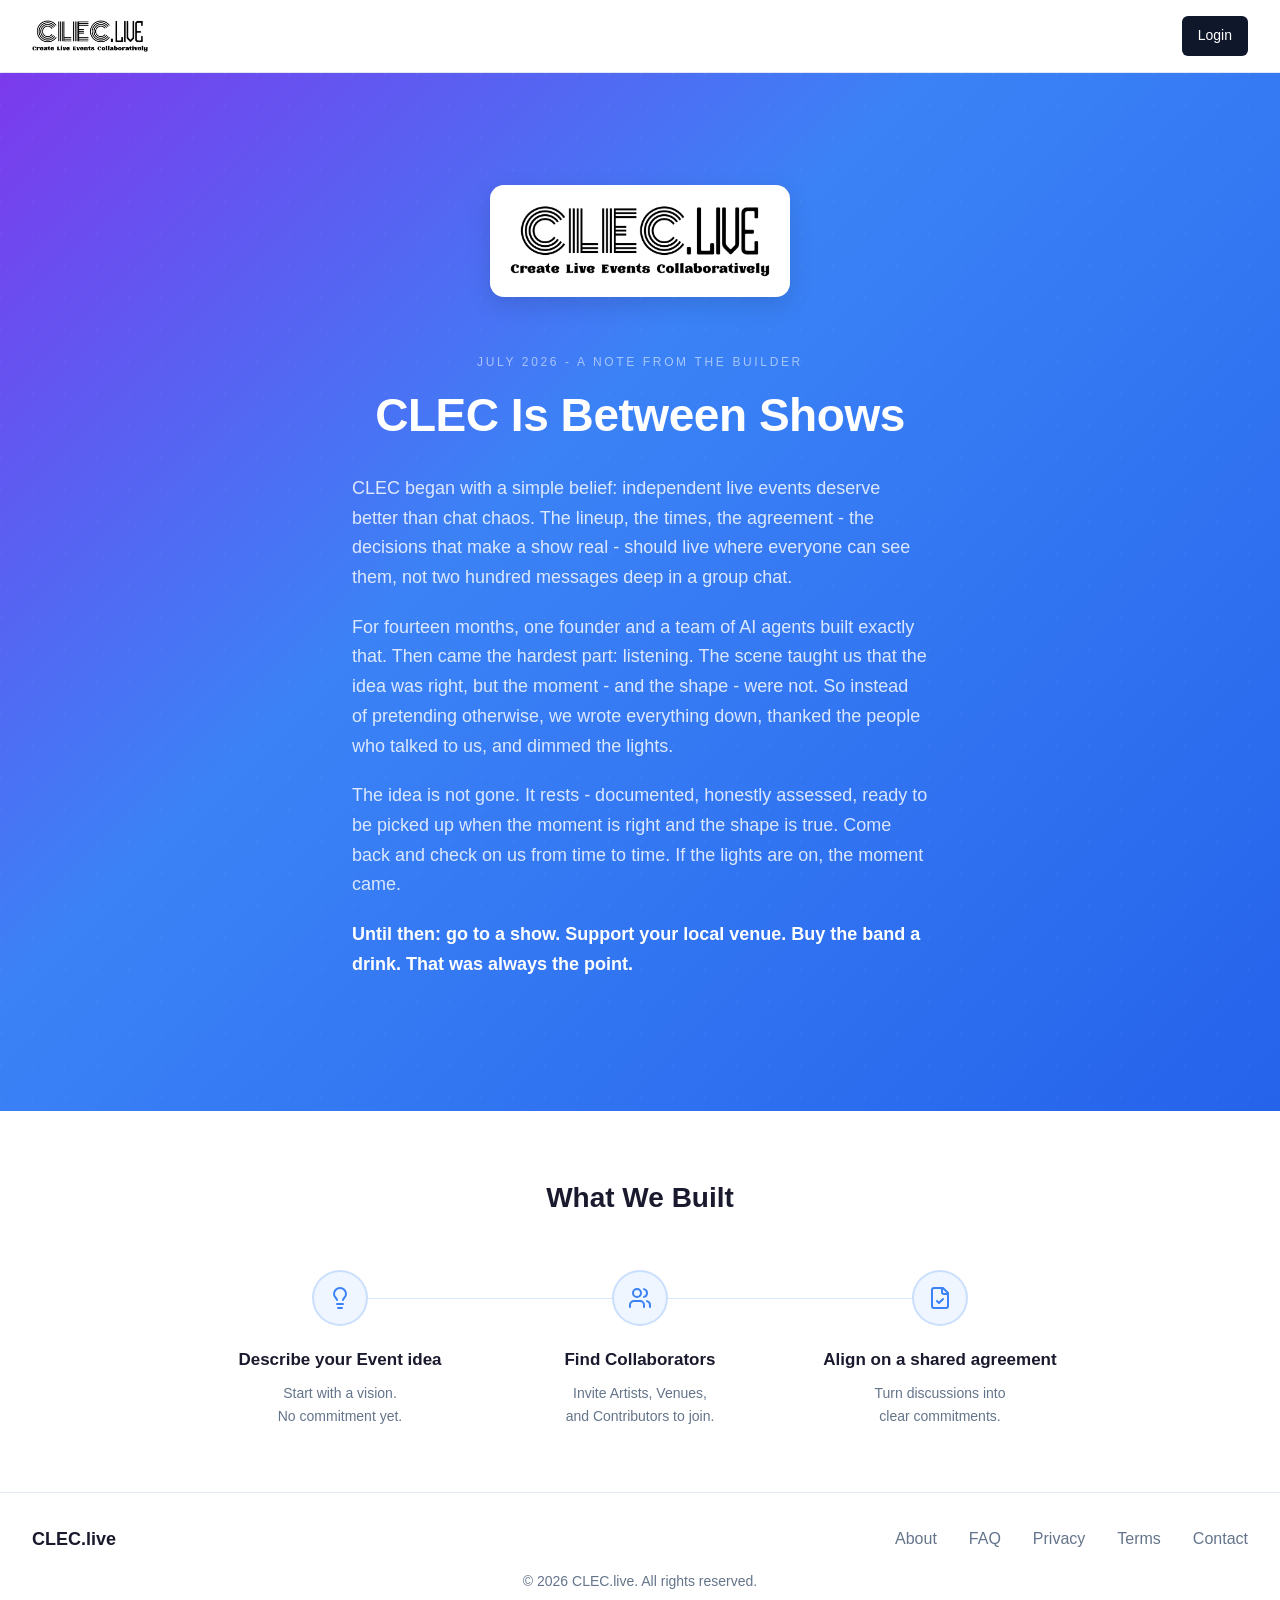
<file: index.html>
<!DOCTYPE html>
<html lang="en">
<head>
  <meta charset="UTF-8">
  <meta name="viewport" content="width=device-width, initial-scale=1">
  <title>CLEC Is Between Shows · CLEC.live</title>
  <meta name="description" content="CLEC began with a simple belief: independent live events deserve better than chat chaos. The project is resting - documented, honestly assessed, ready for the right moment.">
  <link rel="icon" href="/favicon.png" type="image/png">
  <link rel="stylesheet" href="/style.css">
  <meta property="og:title" content="CLEC Is Between Shows">
  <meta property="og:description" content="The lineup, the times, the agreement - the decisions that make a show real - should live where everyone can see them. CLEC rests, documented and ready. Come back and check on us.">
  <meta property="og:type" content="website">
  <meta property="og:url" content="https://clec.live/">
  <meta property="og:image" content="https://clec.live/assets/clec-logo.png">
</head>
<body>
  <header class="site-header">
    <div class="inner">
      <a class="logo" href="/"><img src="/assets/clec-logo.png" alt="CLEC.live - Create Live Events Collaboratively"></a>
      <div class="header-right">
        <a class="btn-login" href="/login/">Login</a>
      </div>
    </div>
  </header>

  <section class="hero">
    <div class="logo-card"><img src="/assets/clec-logo.png" alt="CLEC.live"></div>
    <div class="eyebrow">July 2026 - A Note From the Builder</div>
    <h1>CLEC Is Between Shows</h1>
    <div class="letter">
      <p>CLEC began with a simple belief: independent live events deserve better than chat chaos. The lineup, the times, the agreement - the decisions that make a show real - should live where everyone can see them, not two hundred messages deep in a group chat.</p>
      <p>For fourteen months, one founder and a team of AI agents built exactly that. Then came the hardest part: listening. The scene taught us that the idea was right, but the moment - and the shape - were not. So instead of pretending otherwise, we wrote everything down, thanked the people who talked to us, and dimmed the lights.</p>
      <p>The idea is not gone. It rests - documented, honestly assessed, ready to be picked up when the moment is right and the shape is true. Come back and check on us from time to time. If the lights are on, the moment came.</p>
      <p class="close">Until then: go to a show. Support your local venue. Buy the band a drink. That was always the point.</p>
    </div>
  </section>

  <section class="built">
    <h2>What We Built</h2>
    <div class="steps">
      <div class="step">
        <div class="dot"><svg xmlns="http://www.w3.org/2000/svg" viewBox="0 0 24 24" fill="none" stroke="currentColor" stroke-width="2" stroke-linecap="round" stroke-linejoin="round" aria-hidden="true"><path d="M15 14c.2-1 .7-1.7 1.5-2.5 1-.9 1.5-2.2 1.5-3.5A6 6 0 0 0 6 8c0 1 .2 2.2 1.5 3.5.7.7 1.3 1.5 1.5 2.5"/><path d="M9 18h6"/><path d="M10 22h4"/></svg></div>
        <h3>Describe your Event idea</h3>
        <p>Start with a vision.<br>No commitment yet.</p>
      </div>
      <div class="step">
        <div class="dot"><svg xmlns="http://www.w3.org/2000/svg" viewBox="0 0 24 24" fill="none" stroke="currentColor" stroke-width="2" stroke-linecap="round" stroke-linejoin="round" aria-hidden="true"><path d="M16 21v-2a4 4 0 0 0-4-4H6a4 4 0 0 0-4 4v2"/><circle cx="9" cy="7" r="4"/><path d="M22 21v-2a4 4 0 0 0-3-3.87"/><path d="M16 3.13a4 4 0 0 1 0 7.75"/></svg></div>
        <h3>Find Collaborators</h3>
        <p>Invite Artists, Venues,<br>and Contributors to join.</p>
      </div>
      <div class="step">
        <div class="dot"><svg xmlns="http://www.w3.org/2000/svg" viewBox="0 0 24 24" fill="none" stroke="currentColor" stroke-width="2" stroke-linecap="round" stroke-linejoin="round" aria-hidden="true"><path d="M15 2H6a2 2 0 0 0-2 2v16a2 2 0 0 0 2 2h12a2 2 0 0 0 2-2V7Z"/><path d="M14 2v4a2 2 0 0 0 2 2h4"/><path d="m9 15 2 2 4-4"/></svg></div>
        <h3>Align on a shared agreement</h3>
        <p>Turn discussions into<br>clear commitments.</p>
      </div>
    </div>
  </section>

  <footer class="site-footer">
    <div class="inner">
      <div class="foot-row">
        <div class="foot-brand">CLEC.live</div>
        <div class="foot-links">
        <a href="/about/">About</a>
        <a href="/faq/">FAQ</a>
        <a href="/privacy/">Privacy</a>
        <a href="/terms/">Terms</a>
        <a href="/contact/">Contact</a>
        </div>
      </div>
      <div class="foot-copy">© 2026 CLEC.live. All rights reserved.</div>
    </div>
  </footer>
</body>
</html>
</file>
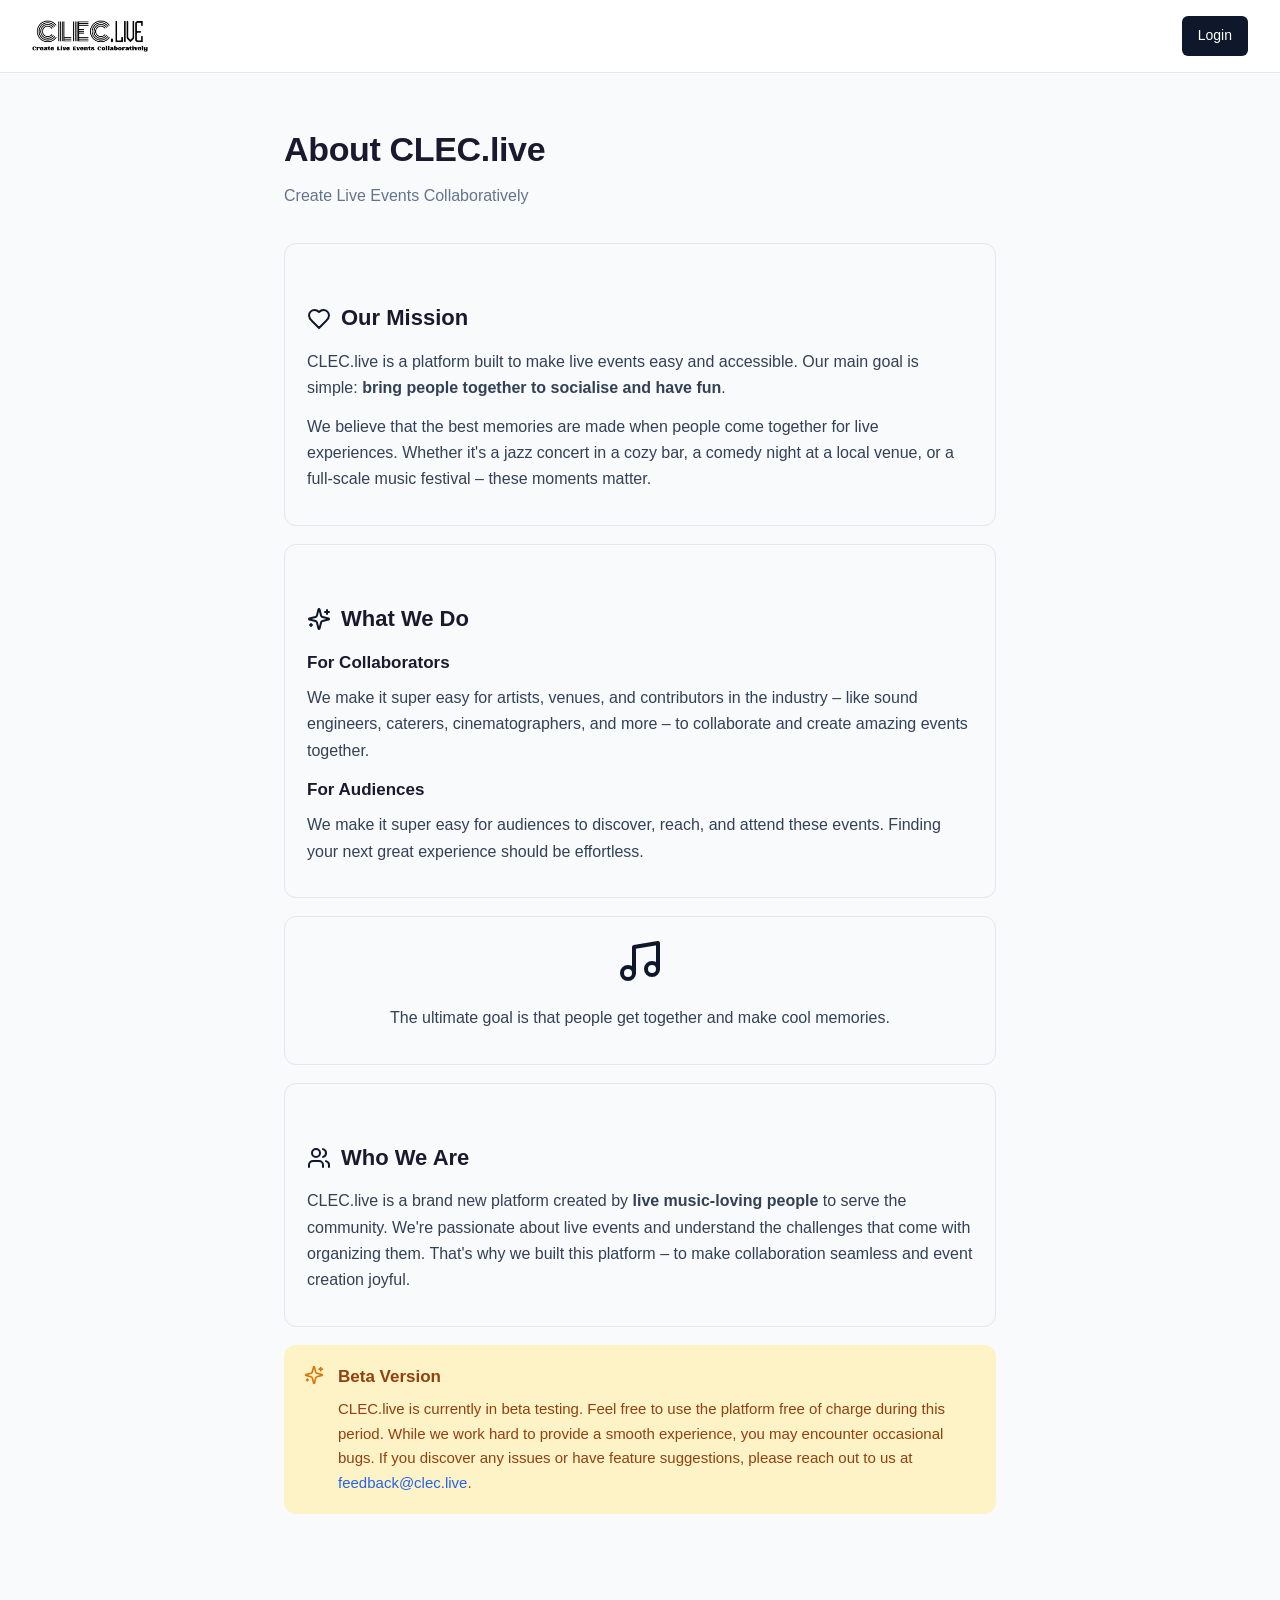
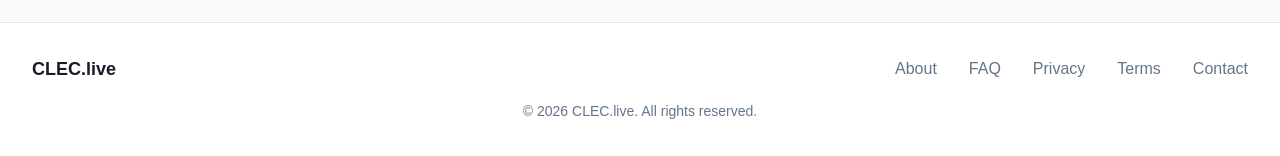
<file: about/index.html>
<!DOCTYPE html>
<html lang="en">
<head>
  <meta charset="UTF-8">
  <meta name="viewport" content="width=device-width, initial-scale=1">
  <title>About CLEC.live · CLEC.live</title>
  <meta name="description" content="Learn more about CLEC.live">
  <link rel="icon" href="/favicon.png" type="image/png">
  <link rel="stylesheet" href="/style.css">
</head>
<body>
  <header class="site-header">
    <div class="inner">
      <a class="logo" href="/"><img src="/assets/clec-logo.png" alt="CLEC.live - Create Live Events Collaboratively"></a>
      <div class="header-right">
        <a class="btn-login" href="/login/">Login</a>
      </div>
    </div>
  </header>

  <main class="page">
    <h1>About CLEC.live</h1>
    <p class="subtitle">Create Live Events Collaboratively</p>

    <div class="card">
      <h2 class="hicon"><svg class="i-24 ic-primary" xmlns="http://www.w3.org/2000/svg" viewBox="0 0 24 24" fill="none" stroke="currentColor" stroke-width="2" stroke-linecap="round" stroke-linejoin="round" aria-hidden="true"><path d="M19 14c1.49-1.46 3-3.21 3-5.5A5.5 5.5 0 0 0 16.5 3c-1.76 0-3 .5-4.5 2-1.5-1.5-2.74-2-4.5-2A5.5 5.5 0 0 0 2 8.5c0 2.3 1.5 4.05 3 5.5l7 7Z"/></svg> Our Mission</h2>
      <p>CLEC.live is a platform built to make live events easy and accessible. Our main goal is simple: <strong>bring people together to socialise and have fun</strong>.</p>
      <p>We believe that the best memories are made when people come together for live experiences. Whether it's a jazz concert in a cozy bar, a comedy night at a local venue, or a full-scale music festival – these moments matter.</p>
    </div>

    <div class="card">
      <h2 class="hicon"><svg class="i-24 ic-primary" xmlns="http://www.w3.org/2000/svg" viewBox="0 0 24 24" fill="none" stroke="currentColor" stroke-width="2" stroke-linecap="round" stroke-linejoin="round" aria-hidden="true"><path d="M9.937 15.5A2 2 0 0 0 8.5 14.063l-6.135-1.582a.5.5 0 0 1 0-.962L8.5 9.936A2 2 0 0 0 9.937 8.5l1.582-6.135a.5.5 0 0 1 .963 0L14.063 8.5A2 2 0 0 0 15.5 9.937l6.135 1.581a.5.5 0 0 1 0 .964L15.5 14.063a2 2 0 0 0-1.437 1.437l-1.582 6.135a.5.5 0 0 1-.963 0z"/><path d="M20 3v4"/><path d="M22 5h-4"/><path d="M4 17v2"/><path d="M5 18H3"/></svg> What We Do</h2>
      <h3>For Collaborators</h3>
      <p>We make it super easy for artists, venues, and contributors in the industry – like sound engineers, caterers, cinematographers, and more – to collaborate and create amazing events together.</p>
      <h3>For Audiences</h3>
      <p>We make it super easy for audiences to discover, reach, and attend these events. Finding your next great experience should be effortless.</p>
    </div>

    <div class="card center">
      <p><svg class="i-48 ic-primary" xmlns="http://www.w3.org/2000/svg" viewBox="0 0 24 24" fill="none" stroke="currentColor" stroke-width="2" stroke-linecap="round" stroke-linejoin="round" aria-hidden="true"><path d="M9 18V5l12-2v13"/><circle cx="6" cy="18" r="3"/><circle cx="18" cy="16" r="3"/></svg></p>
      <p>The ultimate goal is that people get together and make cool memories.</p>
    </div>

    <div class="card">
      <h2 class="hicon"><svg class="i-24 ic-primary" xmlns="http://www.w3.org/2000/svg" viewBox="0 0 24 24" fill="none" stroke="currentColor" stroke-width="2" stroke-linecap="round" stroke-linejoin="round" aria-hidden="true"><path d="M16 21v-2a4 4 0 0 0-4-4H6a4 4 0 0 0-4 4v2"/><circle cx="9" cy="7" r="4"/><path d="M22 21v-2a4 4 0 0 0-3-3.87"/><path d="M16 3.13a4 4 0 0 1 0 7.75"/></svg> Who We Are</h2>
      <p>CLEC.live is a brand new platform created by <strong>live music-loving people</strong> to serve the community. We're passionate about live events and understand the challenges that come with organizing them. That's why we built this platform – to make collaboration seamless and event creation joyful.</p>
    </div>

    <div class="notice">
      <div class="icon"><svg class="i-20 ic-amber" xmlns="http://www.w3.org/2000/svg" viewBox="0 0 24 24" fill="none" stroke="currentColor" stroke-width="2" stroke-linecap="round" stroke-linejoin="round" aria-hidden="true"><path d="M9.937 15.5A2 2 0 0 0 8.5 14.063l-6.135-1.582a.5.5 0 0 1 0-.962L8.5 9.936A2 2 0 0 0 9.937 8.5l1.582-6.135a.5.5 0 0 1 .963 0L14.063 8.5A2 2 0 0 0 15.5 9.937l6.135 1.581a.5.5 0 0 1 0 .964L15.5 14.063a2 2 0 0 0-1.437 1.437l-1.582 6.135a.5.5 0 0 1-.963 0z"/><path d="M20 3v4"/><path d="M22 5h-4"/><path d="M4 17v2"/><path d="M5 18H3"/></svg></div>
      <div>
        <h3>Beta Version</h3>
        <p>CLEC.live is currently in beta testing. Feel free to use the platform free of charge during this period. While we work hard to provide a smooth experience, you may encounter occasional bugs. If you discover any issues or have feature suggestions, please reach out to us at <a href="mailto:feedback@clec.live">feedback@clec.live</a>.</p>
      </div>
    </div>
  </main>

  <footer class="site-footer">
    <div class="inner">
      <div class="foot-row">
        <div class="foot-brand">CLEC.live</div>
        <div class="foot-links">
        <a href="/about/">About</a>
        <a href="/faq/">FAQ</a>
        <a href="/privacy/">Privacy</a>
        <a href="/terms/">Terms</a>
        <a href="/contact/">Contact</a>
        </div>
      </div>
      <div class="foot-copy">© 2026 CLEC.live. All rights reserved.</div>
    </div>
  </footer>
</body>
</html>
</file>
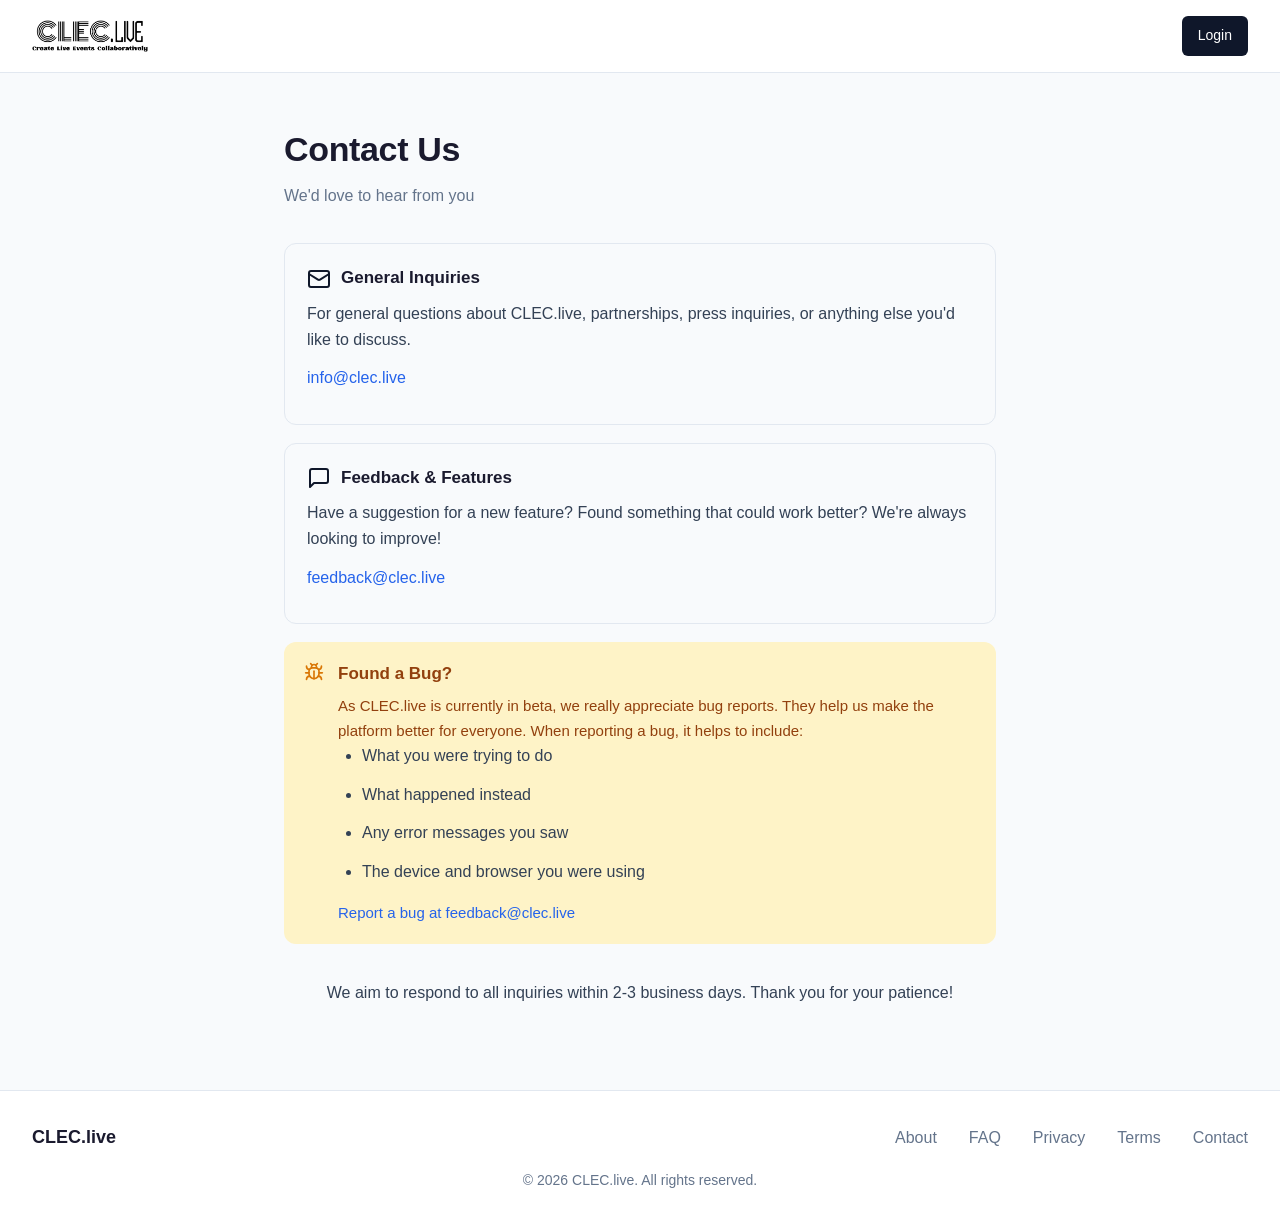
<file: contact/index.html>
<!DOCTYPE html>
<html lang="en">
<head>
  <meta charset="UTF-8">
  <meta name="viewport" content="width=device-width, initial-scale=1">
  <title>Contact Us · CLEC.live</title>
  <meta name="description" content="Get in touch with us">
  <link rel="icon" href="/favicon.png" type="image/png">
  <link rel="stylesheet" href="/style.css">
</head>
<body>
  <header class="site-header">
    <div class="inner">
      <a class="logo" href="/"><img src="/assets/clec-logo.png" alt="CLEC.live - Create Live Events Collaboratively"></a>
      <div class="header-right">
        <a class="btn-login" href="/login/">Login</a>
      </div>
    </div>
  </header>

  <main class="page">
    <h1>Contact Us</h1>
    <p class="subtitle">We'd love to hear from you</p>

    <div class="card">
      <h3 class="hicon"><svg class="i-24 ic-primary" xmlns="http://www.w3.org/2000/svg" viewBox="0 0 24 24" fill="none" stroke="currentColor" stroke-width="2" stroke-linecap="round" stroke-linejoin="round" aria-hidden="true"><rect width="20" height="16" x="2" y="4" rx="2"/><path d="m22 7-8.97 5.7a1.94 1.94 0 0 1-2.06 0L2 7"/></svg> General Inquiries</h3>
      <p>For general questions about CLEC.live, partnerships, press inquiries, or anything else you'd like to discuss.</p>
      <p><a href="mailto:info@clec.live">info@clec.live</a></p>
    </div>

    <div class="card">
      <h3 class="hicon"><svg class="i-24 ic-primary" xmlns="http://www.w3.org/2000/svg" viewBox="0 0 24 24" fill="none" stroke="currentColor" stroke-width="2" stroke-linecap="round" stroke-linejoin="round" aria-hidden="true"><path d="M21 15a2 2 0 0 1-2 2H7l-4 4V5a2 2 0 0 1 2-2h14a2 2 0 0 1 2 2z"/></svg> Feedback &amp; Features</h3>
      <p>Have a suggestion for a new feature? Found something that could work better? We're always looking to improve!</p>
      <p><a href="mailto:feedback@clec.live">feedback@clec.live</a></p>
    </div>

    <div class="notice">
      <div class="icon"><svg class="i-20 ic-amber" xmlns="http://www.w3.org/2000/svg" viewBox="0 0 24 24" fill="none" stroke="currentColor" stroke-width="2" stroke-linecap="round" stroke-linejoin="round" aria-hidden="true"><path d="m8 2 1.88 1.88"/><path d="M14.12 3.88 16 2"/><path d="M9 7.13v-1a3.003 3.003 0 1 1 6 0v1"/><path d="M12 20c-3.3 0-6-2.7-6-6v-3a4 4 0 0 1 4-4h4a4 4 0 0 1 4 4v3c0 3.3-2.7 6-6 6"/><path d="M12 20v-9"/><path d="M6.53 9C4.6 8.8 3 7.1 3 5"/><path d="M6 13H2"/><path d="M3 21c0-2.1 1.7-3.9 3.8-4"/><path d="M20.97 5c0 2.1-1.6 3.8-3.5 4"/><path d="M22 13h-4"/><path d="M17.2 17c2.1.1 3.8 1.9 3.8 4"/></svg></div>
      <div>
        <h3>Found a Bug?</h3>
        <p>As CLEC.live is currently in beta, we really appreciate bug reports. They help us make the platform better for everyone. When reporting a bug, it helps to include:</p>
        <ul>
          <li>What you were trying to do</li>
          <li>What happened instead</li>
          <li>Any error messages you saw</li>
          <li>The device and browser you were using</li>
        </ul>
        <p><a href="mailto:feedback@clec.live?subject=Bug Report">Report a bug at feedback@clec.live</a></p>
      </div>
    </div>

    <p class="center">We aim to respond to all inquiries within 2-3 business days. Thank you for your patience!</p>
  </main>

  <footer class="site-footer">
    <div class="inner">
      <div class="foot-row">
        <div class="foot-brand">CLEC.live</div>
        <div class="foot-links">
        <a href="/about/">About</a>
        <a href="/faq/">FAQ</a>
        <a href="/privacy/">Privacy</a>
        <a href="/terms/">Terms</a>
        <a href="/contact/">Contact</a>
        </div>
      </div>
      <div class="foot-copy">© 2026 CLEC.live. All rights reserved.</div>
    </div>
  </footer>
</body>
</html>
</file>
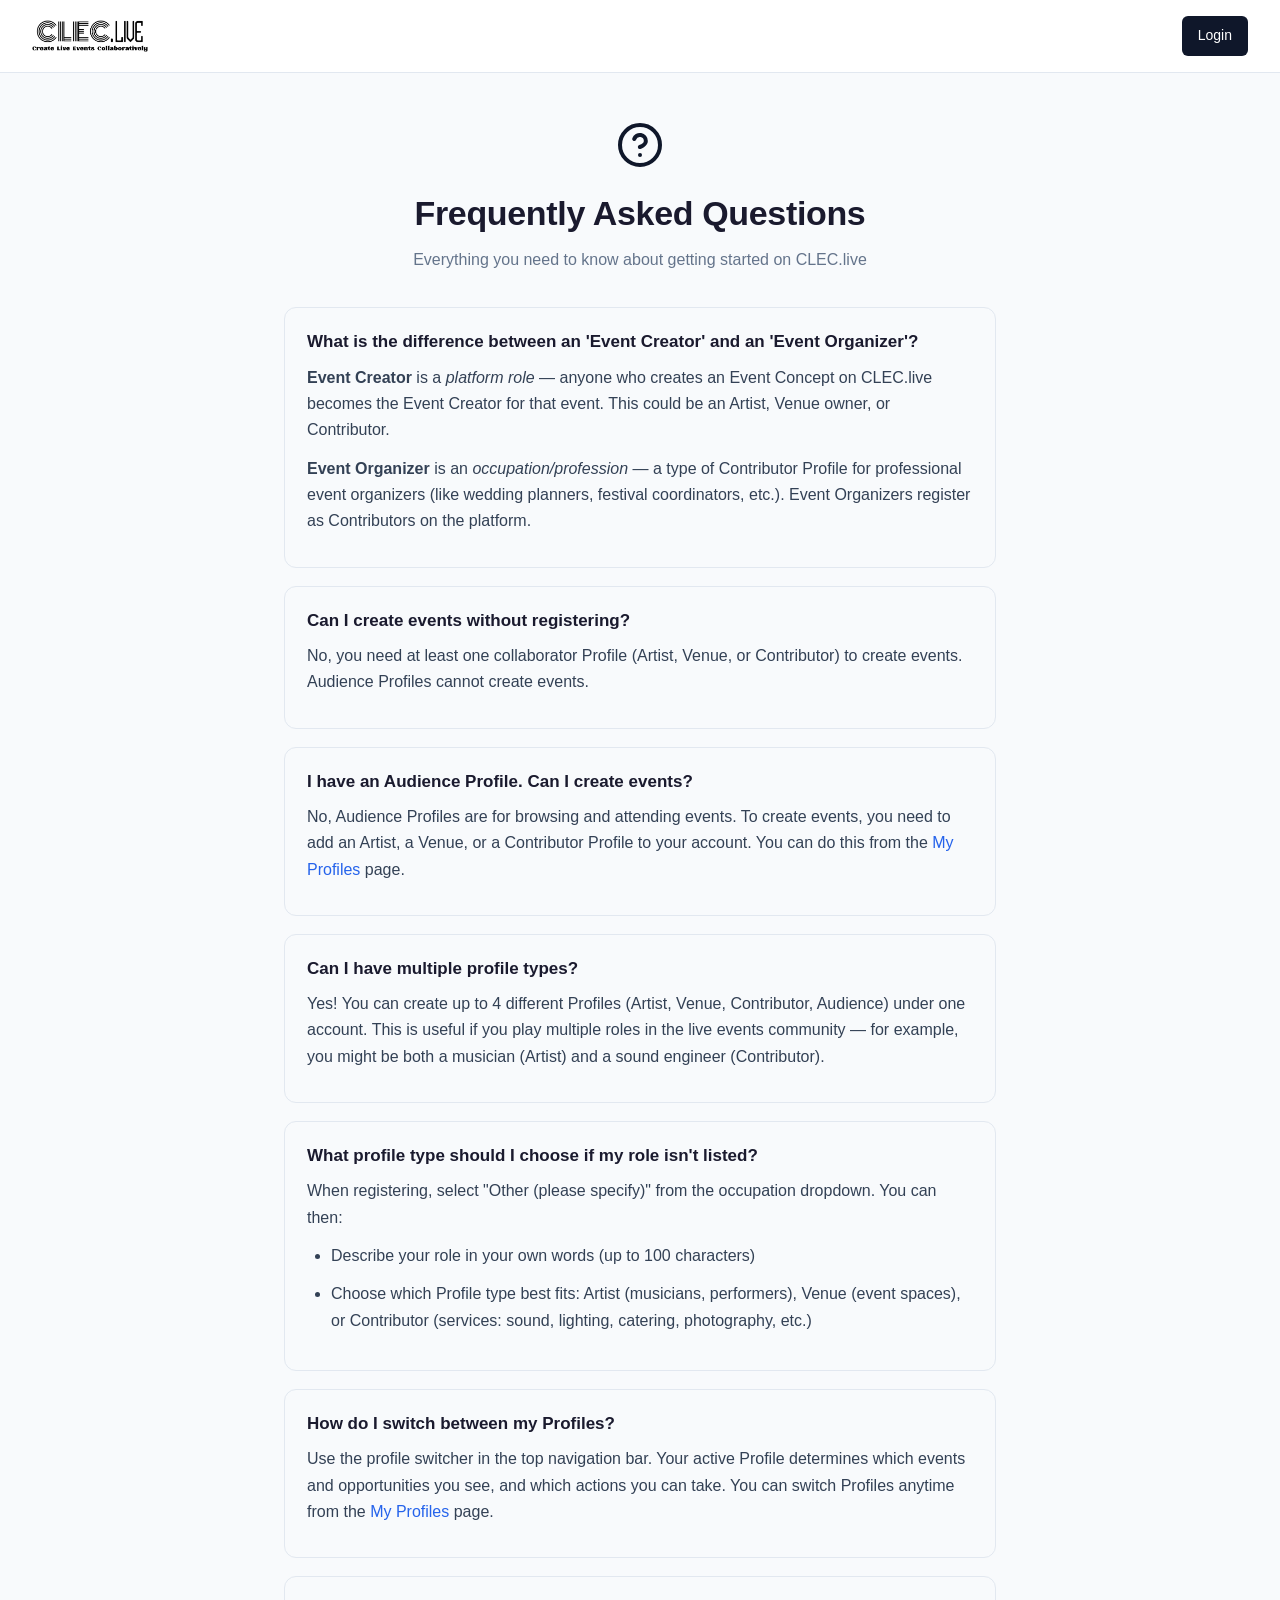
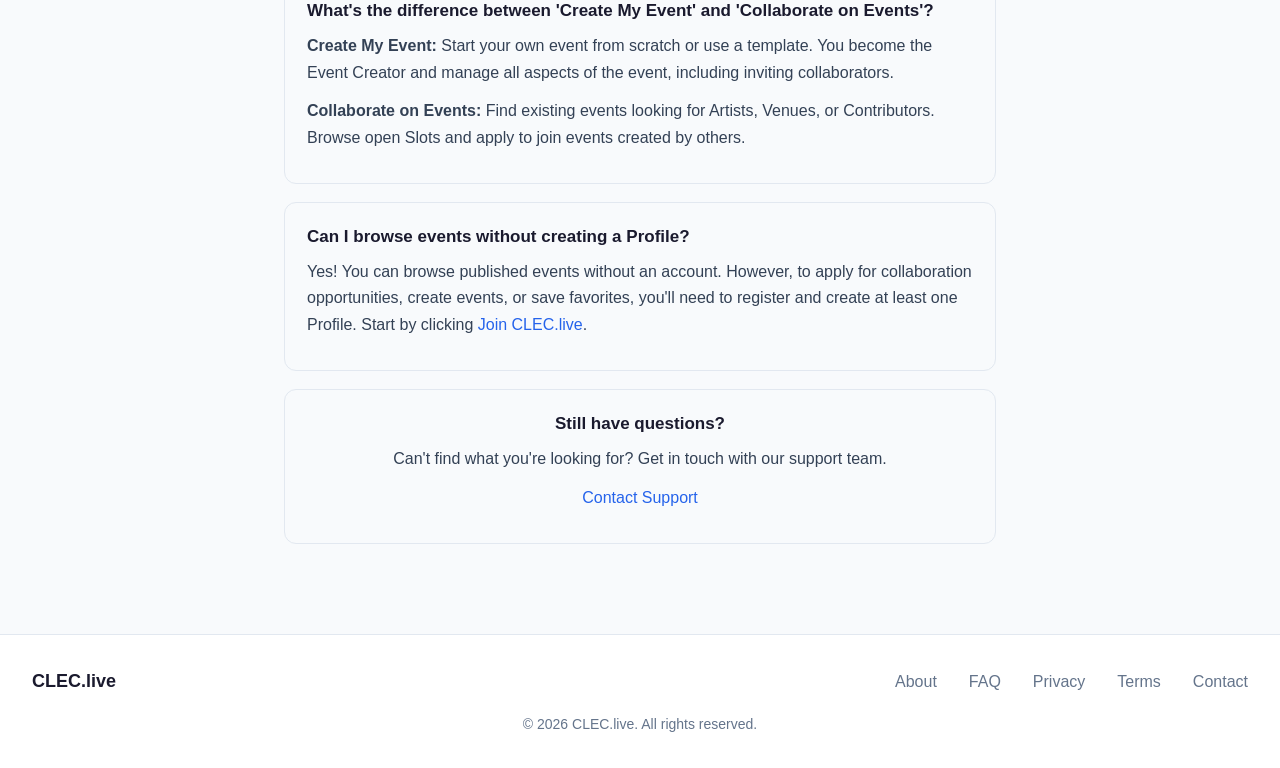
<file: faq/index.html>
<!DOCTYPE html>
<html lang="en">
<head>
  <meta charset="UTF-8">
  <meta name="viewport" content="width=device-width, initial-scale=1">
  <title>Frequently Asked Questions · CLEC.live</title>
  <meta name="description" content="Everything you need to know about getting started on CLEC.live">
  <link rel="icon" href="/favicon.png" type="image/png">
  <link rel="stylesheet" href="/style.css">
</head>
<body>
  <header class="site-header">
    <div class="inner">
      <a class="logo" href="/"><img src="/assets/clec-logo.png" alt="CLEC.live - Create Live Events Collaboratively"></a>
      <div class="header-right">
        <a class="btn-login" href="/login/">Login</a>
      </div>
    </div>
  </header>

  <main class="page">
    <div class="center-icon"><svg class="i-48 ic-primary" xmlns="http://www.w3.org/2000/svg" viewBox="0 0 24 24" fill="none" stroke="currentColor" stroke-width="2" stroke-linecap="round" stroke-linejoin="round" aria-hidden="true"><circle cx="12" cy="12" r="10"/><path d="M9.09 9a3 3 0 0 1 5.83 1c0 2-3 3-3 3"/><path d="M12 17h.01"/></svg></div>
    <h1 class="center">Frequently Asked Questions</h1>
    <p class="subtitle center">Everything you need to know about getting started on CLEC.live</p>

    <div class="card">
      <h3>What is the difference between an 'Event Creator' and an 'Event Organizer'?</h3>
      <p><strong>Event Creator</strong> is a <em>platform role</em> — anyone who creates an Event Concept on CLEC.live becomes the Event Creator for that event. This could be an Artist, Venue owner, or Contributor.</p>
      <p><strong>Event Organizer</strong> is an <em>occupation/profession</em> — a type of Contributor Profile for professional event organizers (like wedding planners, festival coordinators, etc.). Event Organizers register as Contributors on the platform.</p>
    </div>

    <div class="card">
      <h3>Can I create events without registering?</h3>
      <p>No, you need at least one collaborator Profile (Artist, Venue, or Contributor) to create events. Audience Profiles cannot create events.</p>
    </div>

    <div class="card">
      <h3>I have an Audience Profile. Can I create events?</h3>
      <p>No, Audience Profiles are for browsing and attending events. To create events, you need to add an Artist, a Venue, or a Contributor Profile to your account. You can do this from the <a href="/login/">My Profiles</a> page.</p>
    </div>

    <div class="card">
      <h3>Can I have multiple profile types?</h3>
      <p>Yes! You can create up to 4 different Profiles (Artist, Venue, Contributor, Audience) under one account. This is useful if you play multiple roles in the live events community — for example, you might be both a musician (Artist) and a sound engineer (Contributor).</p>
    </div>

    <div class="card">
      <h3>What profile type should I choose if my role isn't listed?</h3>
      <p>When registering, select "Other (please specify)" from the occupation dropdown. You can then:</p>
      <ul>
        <li>Describe your role in your own words (up to 100 characters)</li>
        <li>Choose which Profile type best fits: Artist (musicians, performers), Venue (event spaces), or Contributor (services: sound, lighting, catering, photography, etc.)</li>
      </ul>
    </div>

    <div class="card">
      <h3>How do I switch between my Profiles?</h3>
      <p>Use the profile switcher in the top navigation bar. Your active Profile determines which events and opportunities you see, and which actions you can take. You can switch Profiles anytime from the <a href="/login/">My Profiles</a> page.</p>
    </div>

    <div class="card">
      <h3>What's the difference between 'Create My Event' and 'Collaborate on Events'?</h3>
      <p><strong>Create My Event:</strong> Start your own event from scratch or use a template. You become the Event Creator and manage all aspects of the event, including inviting collaborators.</p>
      <p><strong>Collaborate on Events:</strong> Find existing events looking for Artists, Venues, or Contributors. Browse open Slots and apply to join events created by others.</p>
    </div>

    <div class="card">
      <h3>Can I browse events without creating a Profile?</h3>
      <p>Yes! You can browse published events without an account. However, to apply for collaboration opportunities, create events, or save favorites, you'll need to register and create at least one Profile. Start by clicking <a href="/login/">Join CLEC.live</a>.</p>
    </div>

    <div class="card center">
      <h3>Still have questions?</h3>
      <p>Can't find what you're looking for? Get in touch with our support team.</p>
      <p><a href="/contact/">Contact Support</a></p>
    </div>
  </main>

  <footer class="site-footer">
    <div class="inner">
      <div class="foot-row">
        <div class="foot-brand">CLEC.live</div>
        <div class="foot-links">
        <a href="/about/">About</a>
        <a href="/faq/">FAQ</a>
        <a href="/privacy/">Privacy</a>
        <a href="/terms/">Terms</a>
        <a href="/contact/">Contact</a>
        </div>
      </div>
      <div class="foot-copy">© 2026 CLEC.live. All rights reserved.</div>
    </div>
  </footer>
</body>
</html>
</file>
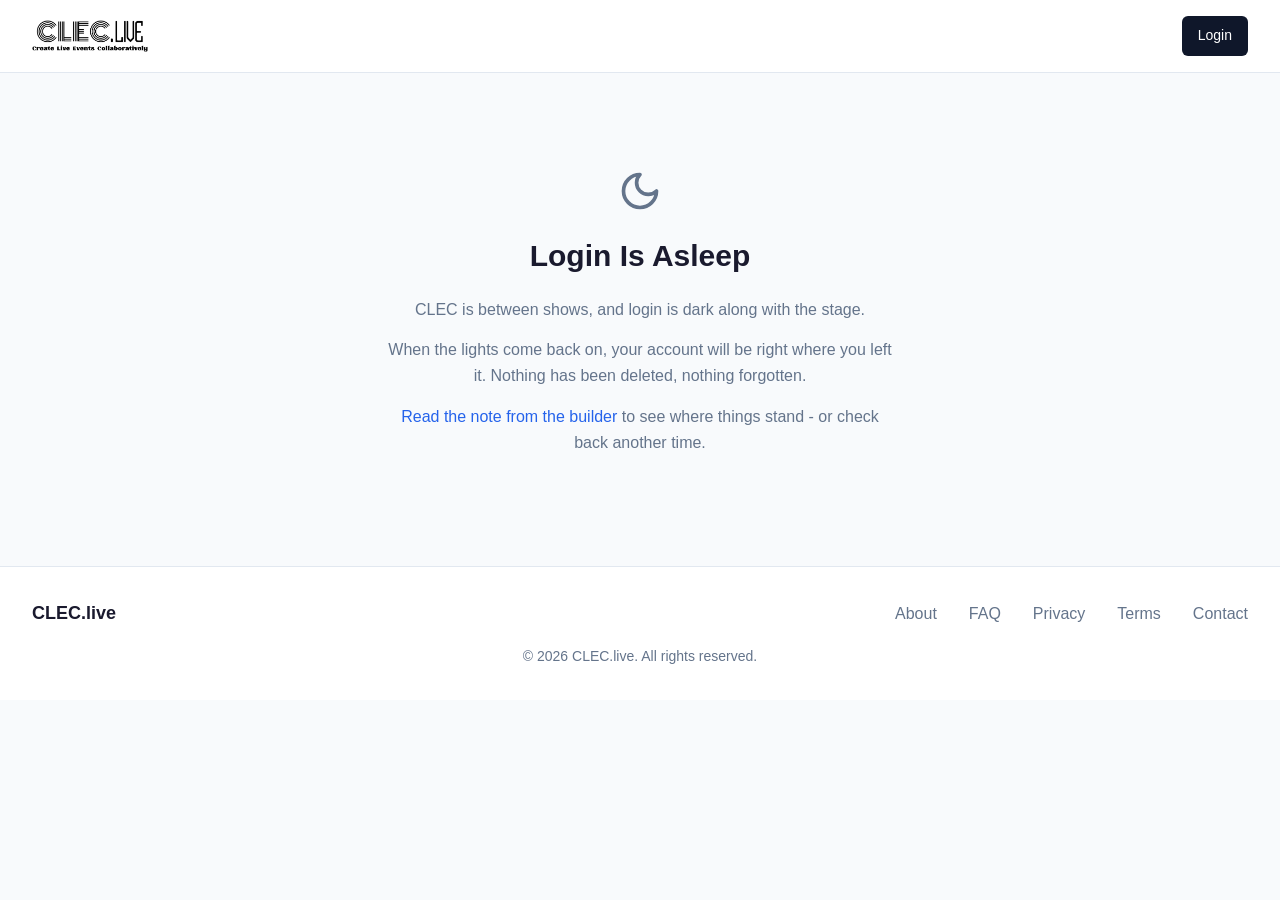
<file: login/index.html>
<!DOCTYPE html>
<html lang="en">
<head>
  <meta charset="UTF-8">
  <meta name="viewport" content="width=device-width, initial-scale=1">
  <title>Login Is Asleep · CLEC.live</title>
  <meta name="description" content="CLEC is between shows, and login is dark along with the stage. Your account will be right where you left it.">
  <link rel="icon" href="/favicon.png" type="image/png">
  <link rel="stylesheet" href="/style.css">
</head>
<body>
  <header class="site-header">
    <div class="inner">
      <a class="logo" href="/"><img src="/assets/clec-logo.png" alt="CLEC.live - Create Live Events Collaboratively"></a>
      <div class="header-right">
        <a class="btn-login" href="/login/">Login</a>
      </div>
    </div>
  </header>

  <main class="sleep">
    <div class="moon center-icon"><svg xmlns="http://www.w3.org/2000/svg" viewBox="0 0 24 24" fill="none" stroke="currentColor" stroke-width="2" stroke-linecap="round" stroke-linejoin="round" aria-hidden="true"><path d="M12 3a6 6 0 0 0 9 9 9 9 0 1 1-9-9Z"/></svg></div>
    <h1>Login Is Asleep</h1>
    <p>CLEC is between shows, and login is dark along with the stage.</p>
    <p>When the lights come back on, your account will be right where you left it. Nothing has been deleted, nothing forgotten.</p>
    <p><a href="/">Read the note from the builder</a> to see where things stand - or check back another time.</p>
  </main>

  <footer class="site-footer">
    <div class="inner">
      <div class="foot-row">
        <div class="foot-brand">CLEC.live</div>
        <div class="foot-links">
        <a href="/about/">About</a>
        <a href="/faq/">FAQ</a>
        <a href="/privacy/">Privacy</a>
        <a href="/terms/">Terms</a>
        <a href="/contact/">Contact</a>
        </div>
      </div>
      <div class="foot-copy">© 2026 CLEC.live. All rights reserved.</div>
    </div>
  </footer>
</body>
</html>
</file>
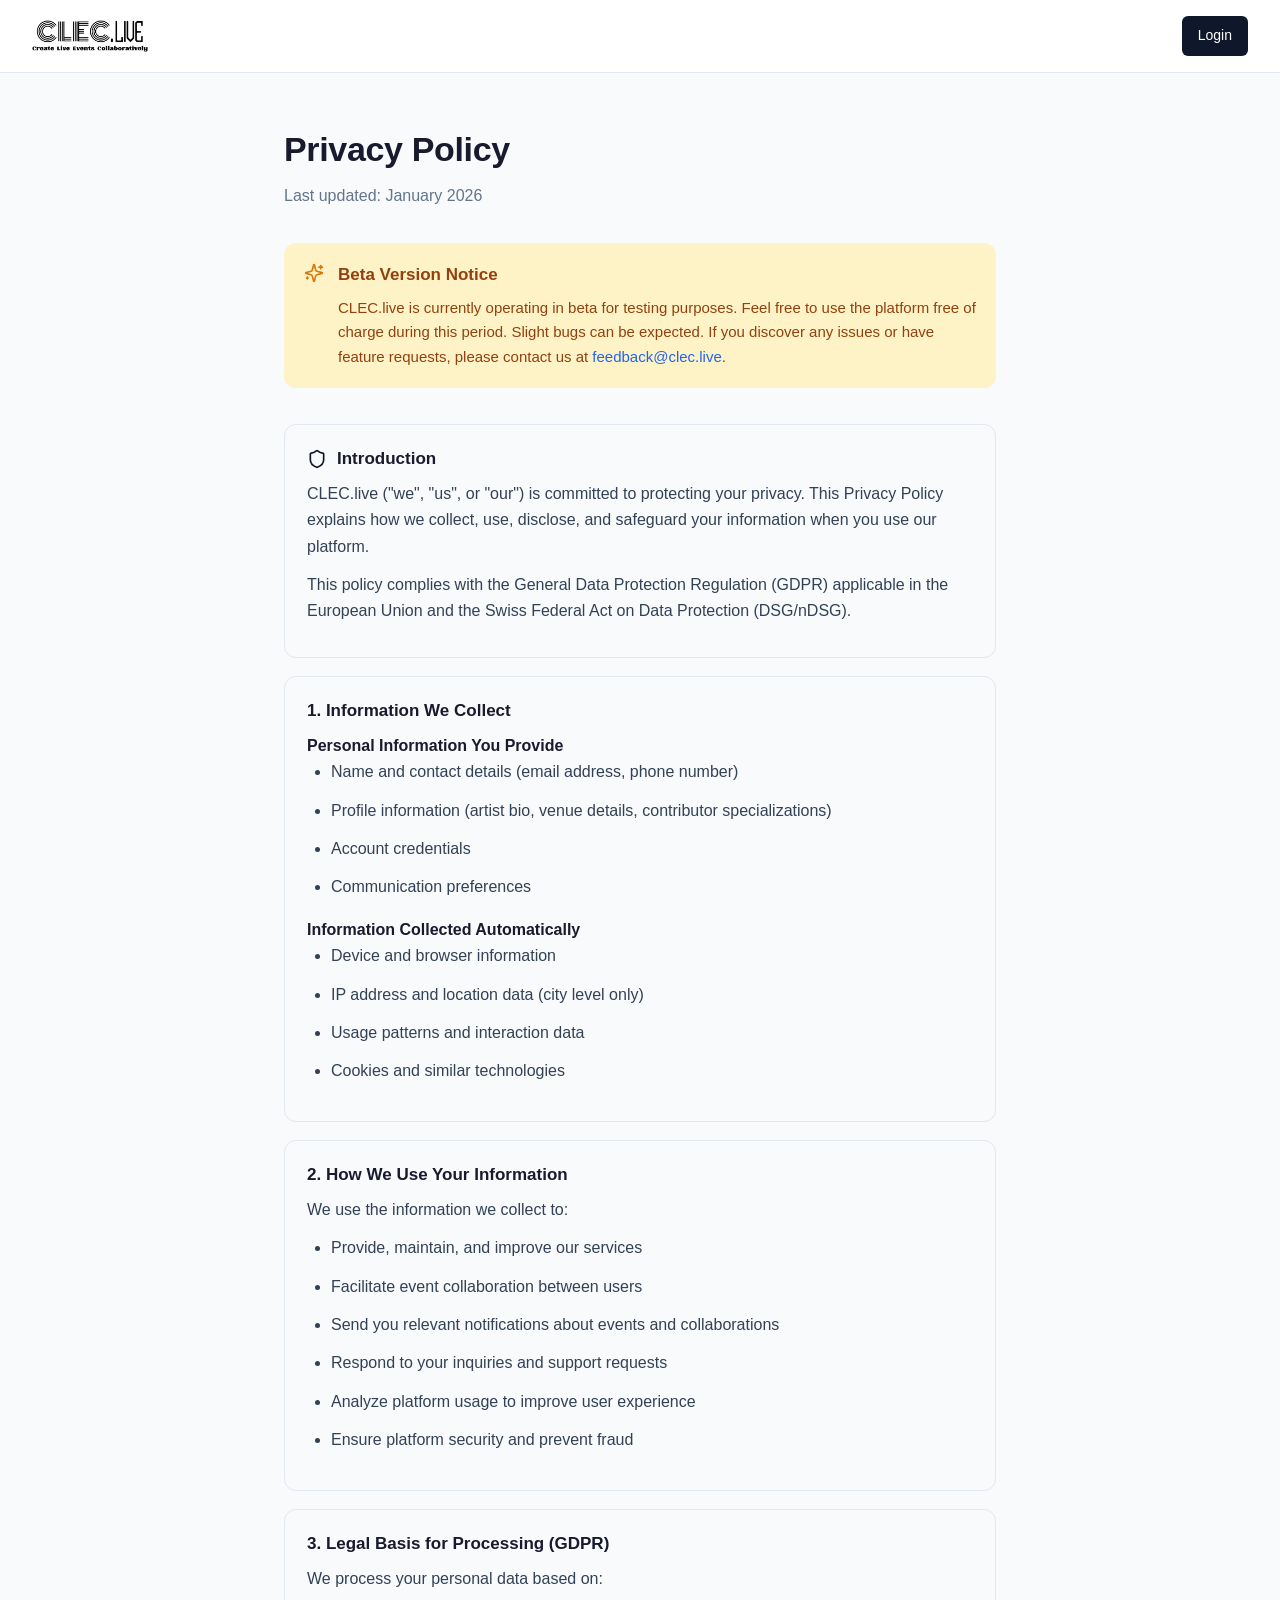
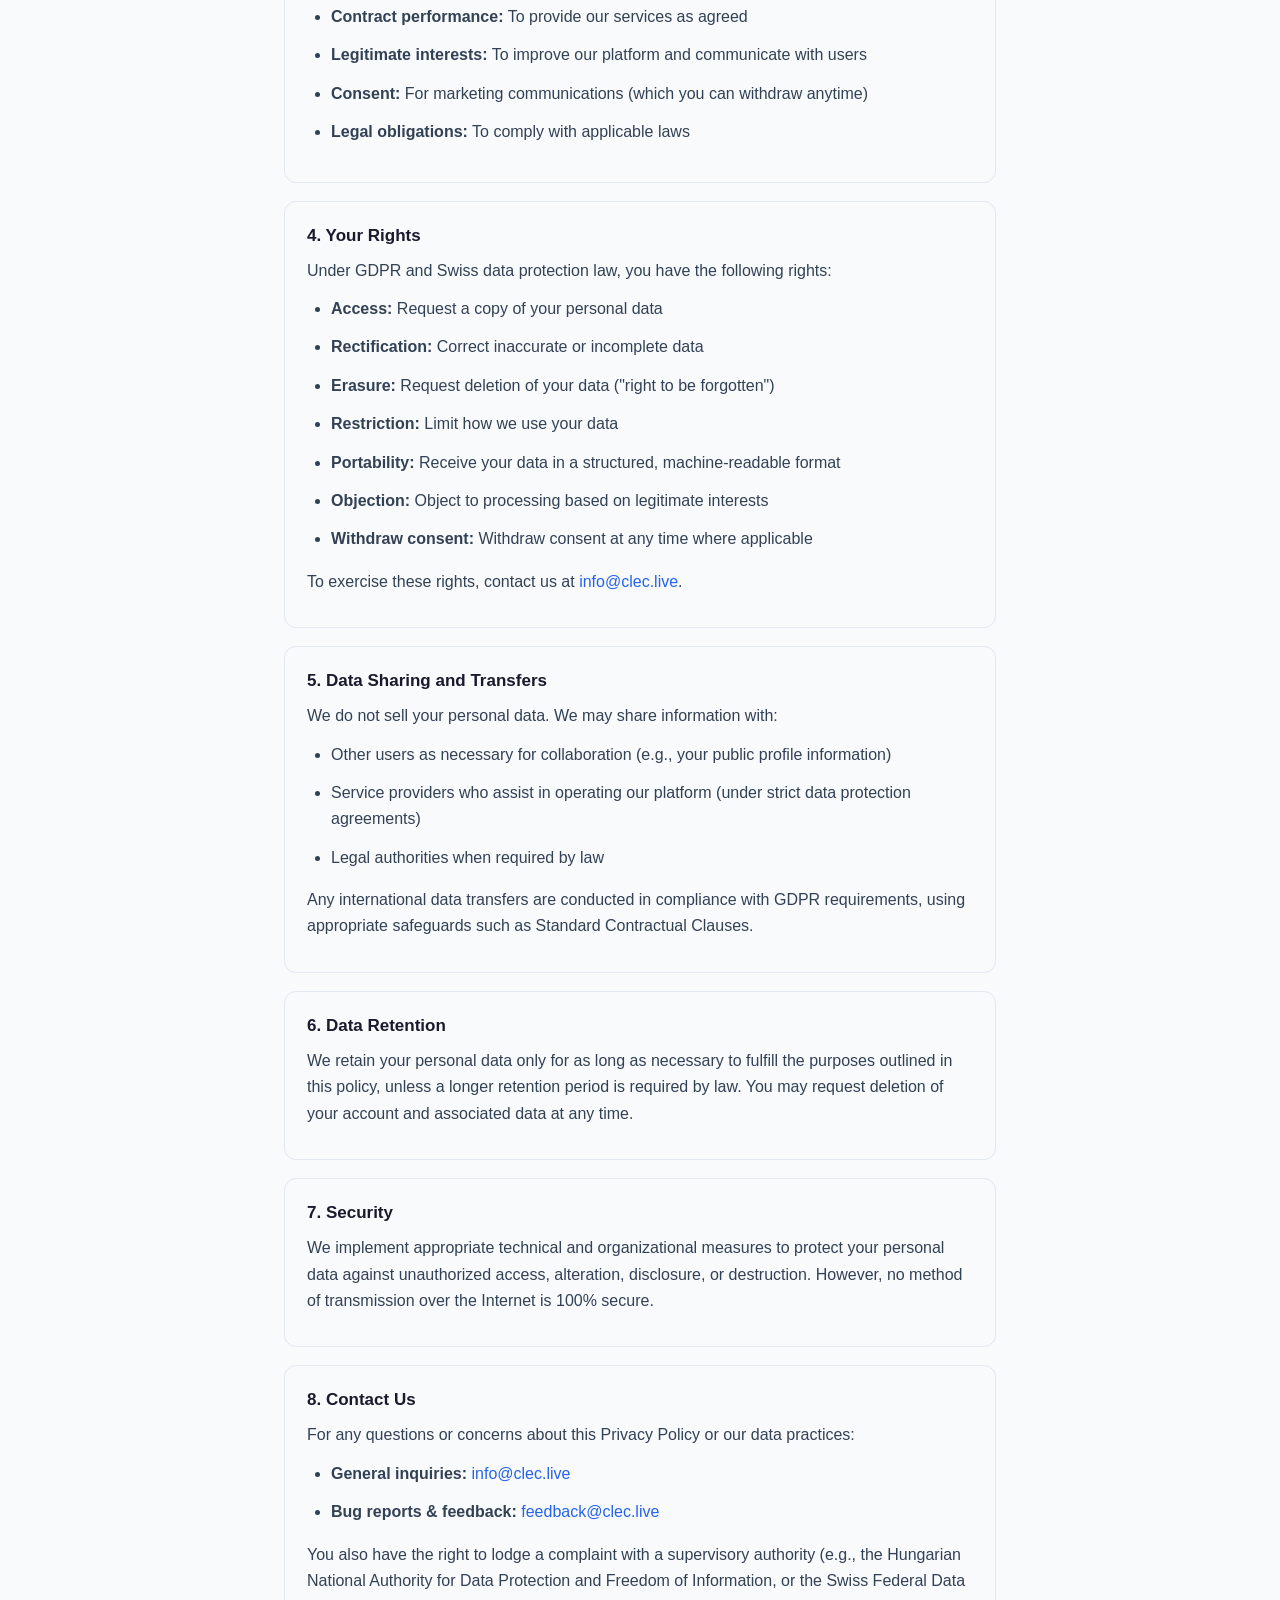
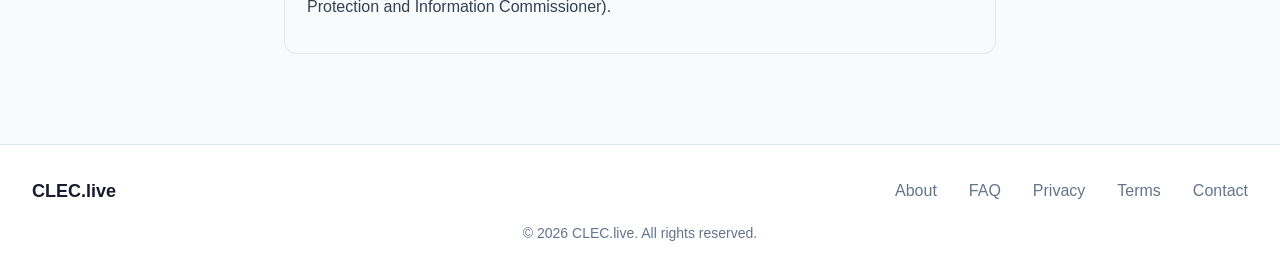
<file: privacy/index.html>
<!DOCTYPE html>
<html lang="en">
<head>
  <meta charset="UTF-8">
  <meta name="viewport" content="width=device-width, initial-scale=1">
  <title>Privacy Policy · CLEC.live</title>
  <meta name="description" content="Privacy Policy">
  <link rel="icon" href="/favicon.png" type="image/png">
  <link rel="stylesheet" href="/style.css">
</head>
<body>
  <header class="site-header">
    <div class="inner">
      <a class="logo" href="/"><img src="/assets/clec-logo.png" alt="CLEC.live - Create Live Events Collaboratively"></a>
      <div class="header-right">
        <a class="btn-login" href="/login/">Login</a>
      </div>
    </div>
  </header>

  <main class="page">
    <h1>Privacy Policy</h1>
    <p class="subtitle">Last updated: January 2026</p>

    <div class="notice">
      <div class="icon"><svg class="i-20 ic-amber" xmlns="http://www.w3.org/2000/svg" viewBox="0 0 24 24" fill="none" stroke="currentColor" stroke-width="2" stroke-linecap="round" stroke-linejoin="round" aria-hidden="true"><path d="M9.937 15.5A2 2 0 0 0 8.5 14.063l-6.135-1.582a.5.5 0 0 1 0-.962L8.5 9.936A2 2 0 0 0 9.937 8.5l1.582-6.135a.5.5 0 0 1 .963 0L14.063 8.5A2 2 0 0 0 15.5 9.937l6.135 1.581a.5.5 0 0 1 0 .964L15.5 14.063a2 2 0 0 0-1.437 1.437l-1.582 6.135a.5.5 0 0 1-.963 0z"/><path d="M20 3v4"/><path d="M22 5h-4"/><path d="M4 17v2"/><path d="M5 18H3"/></svg></div>
      <div>
        <h3>Beta Version Notice</h3>
        <p>CLEC.live is currently operating in beta for testing purposes. Feel free to use the platform free of charge during this period. Slight bugs can be expected. If you discover any issues or have feature requests, please contact us at <a href="mailto:feedback@clec.live">feedback@clec.live</a>.</p>
      </div>
    </div>

    <div class="card">
      <h3 class="hicon"><svg class="i-20 ic-primary" xmlns="http://www.w3.org/2000/svg" viewBox="0 0 24 24" fill="none" stroke="currentColor" stroke-width="2" stroke-linecap="round" stroke-linejoin="round" aria-hidden="true"><path d="M20 13c0 5-3.5 7.5-7.66 8.95a1 1 0 0 1-.67-.01C7.5 20.5 4 18 4 13V6a1 1 0 0 1 1-1c2 0 4.5-1.2 6.24-2.72a1.17 1.17 0 0 1 1.52 0C14.51 3.81 17 5 19 5a1 1 0 0 1 1 1z"/></svg> Introduction</h3>
      <p>CLEC.live ("we", "us", or "our") is committed to protecting your privacy. This Privacy Policy explains how we collect, use, disclose, and safeguard your information when you use our platform.</p>
      <p>This policy complies with the General Data Protection Regulation (GDPR) applicable in the European Union and the Swiss Federal Act on Data Protection (DSG/nDSG).</p>
    </div>

    <div class="card">
      <h3>1. Information We Collect</h3>
      <h4>Personal Information You Provide</h4>
      <ul>
        <li>Name and contact details (email address, phone number)</li>
        <li>Profile information (artist bio, venue details, contributor specializations)</li>
        <li>Account credentials</li>
        <li>Communication preferences</li>
      </ul>
      <h4>Information Collected Automatically</h4>
      <ul>
        <li>Device and browser information</li>
        <li>IP address and location data (city level only)</li>
        <li>Usage patterns and interaction data</li>
        <li>Cookies and similar technologies</li>
      </ul>
    </div>

    <div class="card">
      <h3>2. How We Use Your Information</h3>
      <p>We use the information we collect to:</p>
      <ul>
        <li>Provide, maintain, and improve our services</li>
        <li>Facilitate event collaboration between users</li>
        <li>Send you relevant notifications about events and collaborations</li>
        <li>Respond to your inquiries and support requests</li>
        <li>Analyze platform usage to improve user experience</li>
        <li>Ensure platform security and prevent fraud</li>
      </ul>
    </div>

    <div class="card">
      <h3>3. Legal Basis for Processing (GDPR)</h3>
      <p>We process your personal data based on:</p>
      <ul>
        <li><strong>Contract performance:</strong> To provide our services as agreed</li>
        <li><strong>Legitimate interests:</strong> To improve our platform and communicate with users</li>
        <li><strong>Consent:</strong> For marketing communications (which you can withdraw anytime)</li>
        <li><strong>Legal obligations:</strong> To comply with applicable laws</li>
      </ul>
    </div>

    <div class="card">
      <h3>4. Your Rights</h3>
      <p>Under GDPR and Swiss data protection law, you have the following rights:</p>
      <ul>
        <li><strong>Access:</strong> Request a copy of your personal data</li>
        <li><strong>Rectification:</strong> Correct inaccurate or incomplete data</li>
        <li><strong>Erasure:</strong> Request deletion of your data ("right to be forgotten")</li>
        <li><strong>Restriction:</strong> Limit how we use your data</li>
        <li><strong>Portability:</strong> Receive your data in a structured, machine-readable format</li>
        <li><strong>Objection:</strong> Object to processing based on legitimate interests</li>
        <li><strong>Withdraw consent:</strong> Withdraw consent at any time where applicable</li>
      </ul>
      <p>To exercise these rights, contact us at <a href="mailto:info@clec.live">info@clec.live</a>.</p>
    </div>

    <div class="card">
      <h3>5. Data Sharing and Transfers</h3>
      <p>We do not sell your personal data. We may share information with:</p>
      <ul>
        <li>Other users as necessary for collaboration (e.g., your public profile information)</li>
        <li>Service providers who assist in operating our platform (under strict data protection agreements)</li>
        <li>Legal authorities when required by law</li>
      </ul>
      <p>Any international data transfers are conducted in compliance with GDPR requirements, using appropriate safeguards such as Standard Contractual Clauses.</p>
    </div>

    <div class="card">
      <h3>6. Data Retention</h3>
      <p>We retain your personal data only for as long as necessary to fulfill the purposes outlined in this policy, unless a longer retention period is required by law. You may request deletion of your account and associated data at any time.</p>
    </div>

    <div class="card">
      <h3>7. Security</h3>
      <p>We implement appropriate technical and organizational measures to protect your personal data against unauthorized access, alteration, disclosure, or destruction. However, no method of transmission over the Internet is 100% secure.</p>
    </div>

    <div class="card">
      <h3>8. Contact Us</h3>
      <p>For any questions or concerns about this Privacy Policy or our data practices:</p>
      <ul>
        <li><strong>General inquiries:</strong> <a href="mailto:info@clec.live">info@clec.live</a></li>
        <li><strong>Bug reports &amp; feedback:</strong> <a href="mailto:feedback@clec.live">feedback@clec.live</a></li>
      </ul>
      <p>You also have the right to lodge a complaint with a supervisory authority (e.g., the Hungarian National Authority for Data Protection and Freedom of Information, or the Swiss Federal Data Protection and Information Commissioner).</p>
    </div>
  </main>

  <footer class="site-footer">
    <div class="inner">
      <div class="foot-row">
        <div class="foot-brand">CLEC.live</div>
        <div class="foot-links">
        <a href="/about/">About</a>
        <a href="/faq/">FAQ</a>
        <a href="/privacy/">Privacy</a>
        <a href="/terms/">Terms</a>
        <a href="/contact/">Contact</a>
        </div>
      </div>
      <div class="foot-copy">© 2026 CLEC.live. All rights reserved.</div>
    </div>
  </footer>
</body>
</html>
</file>
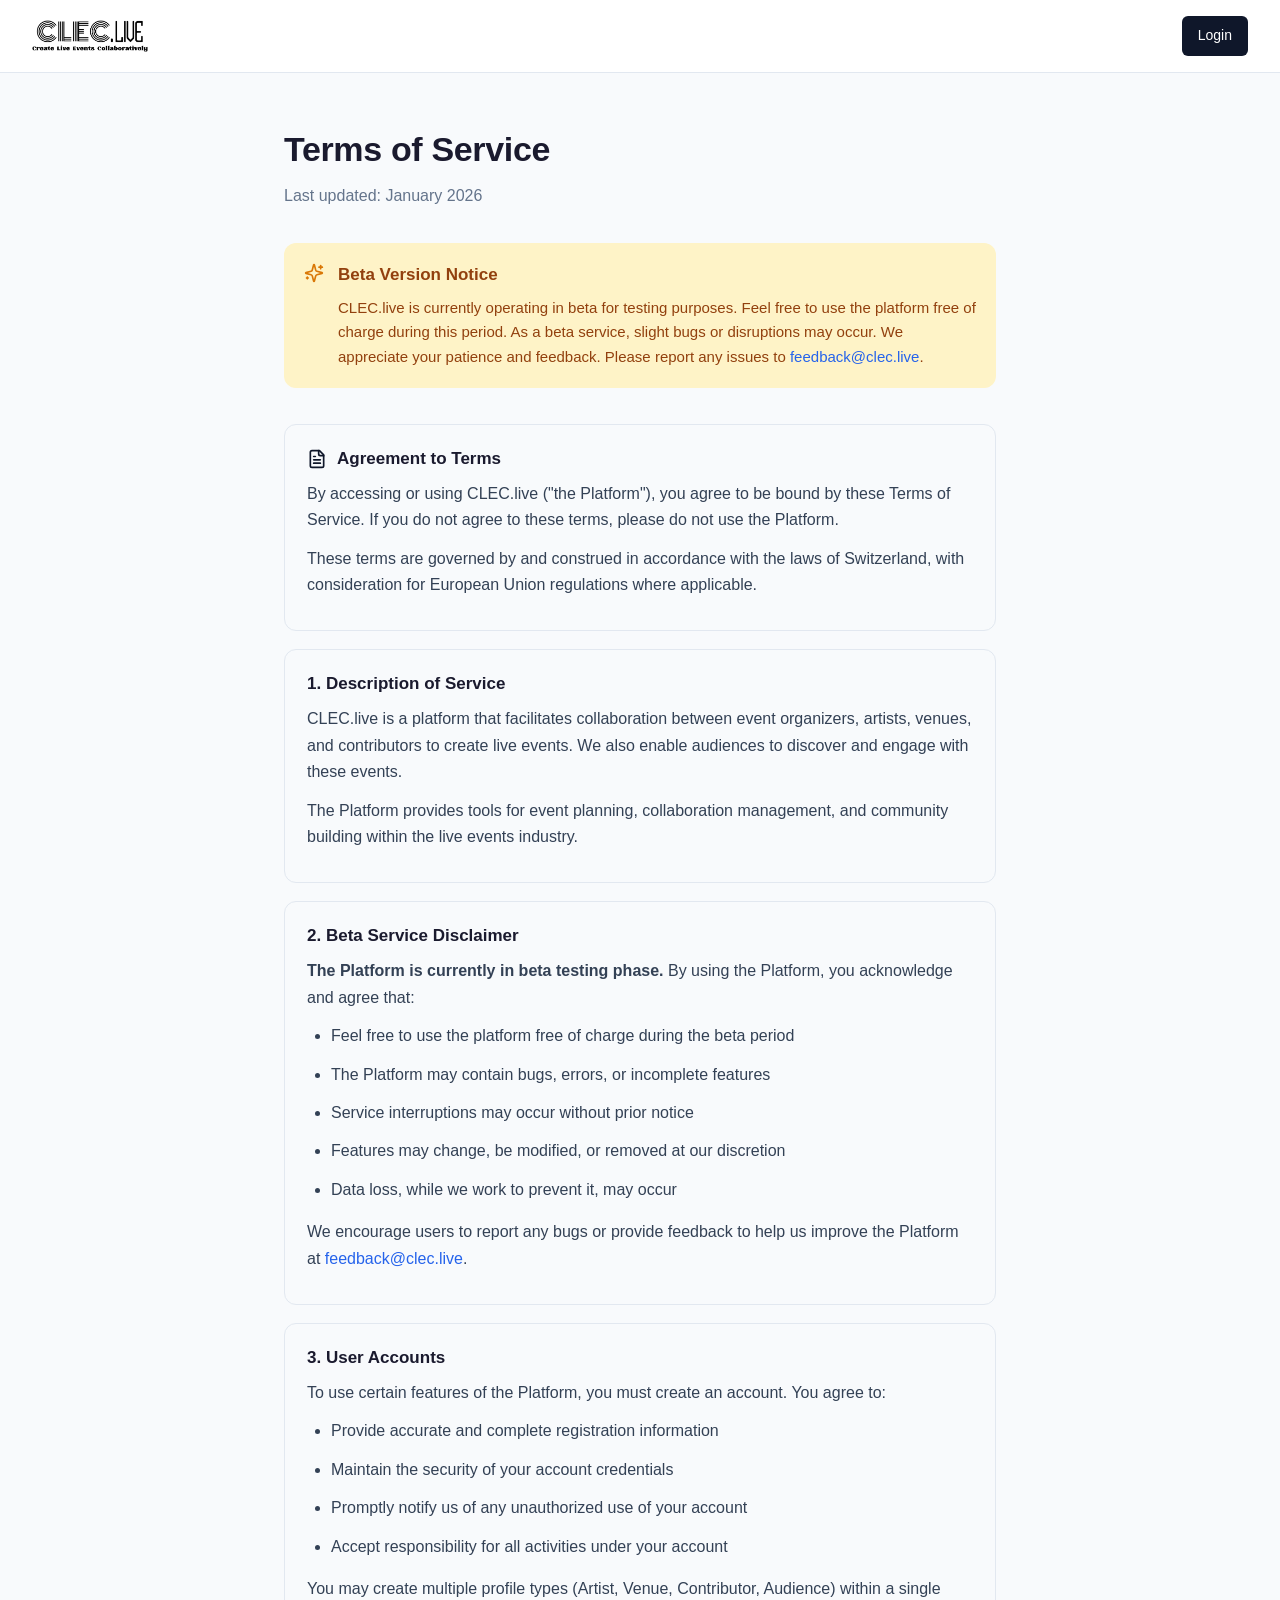
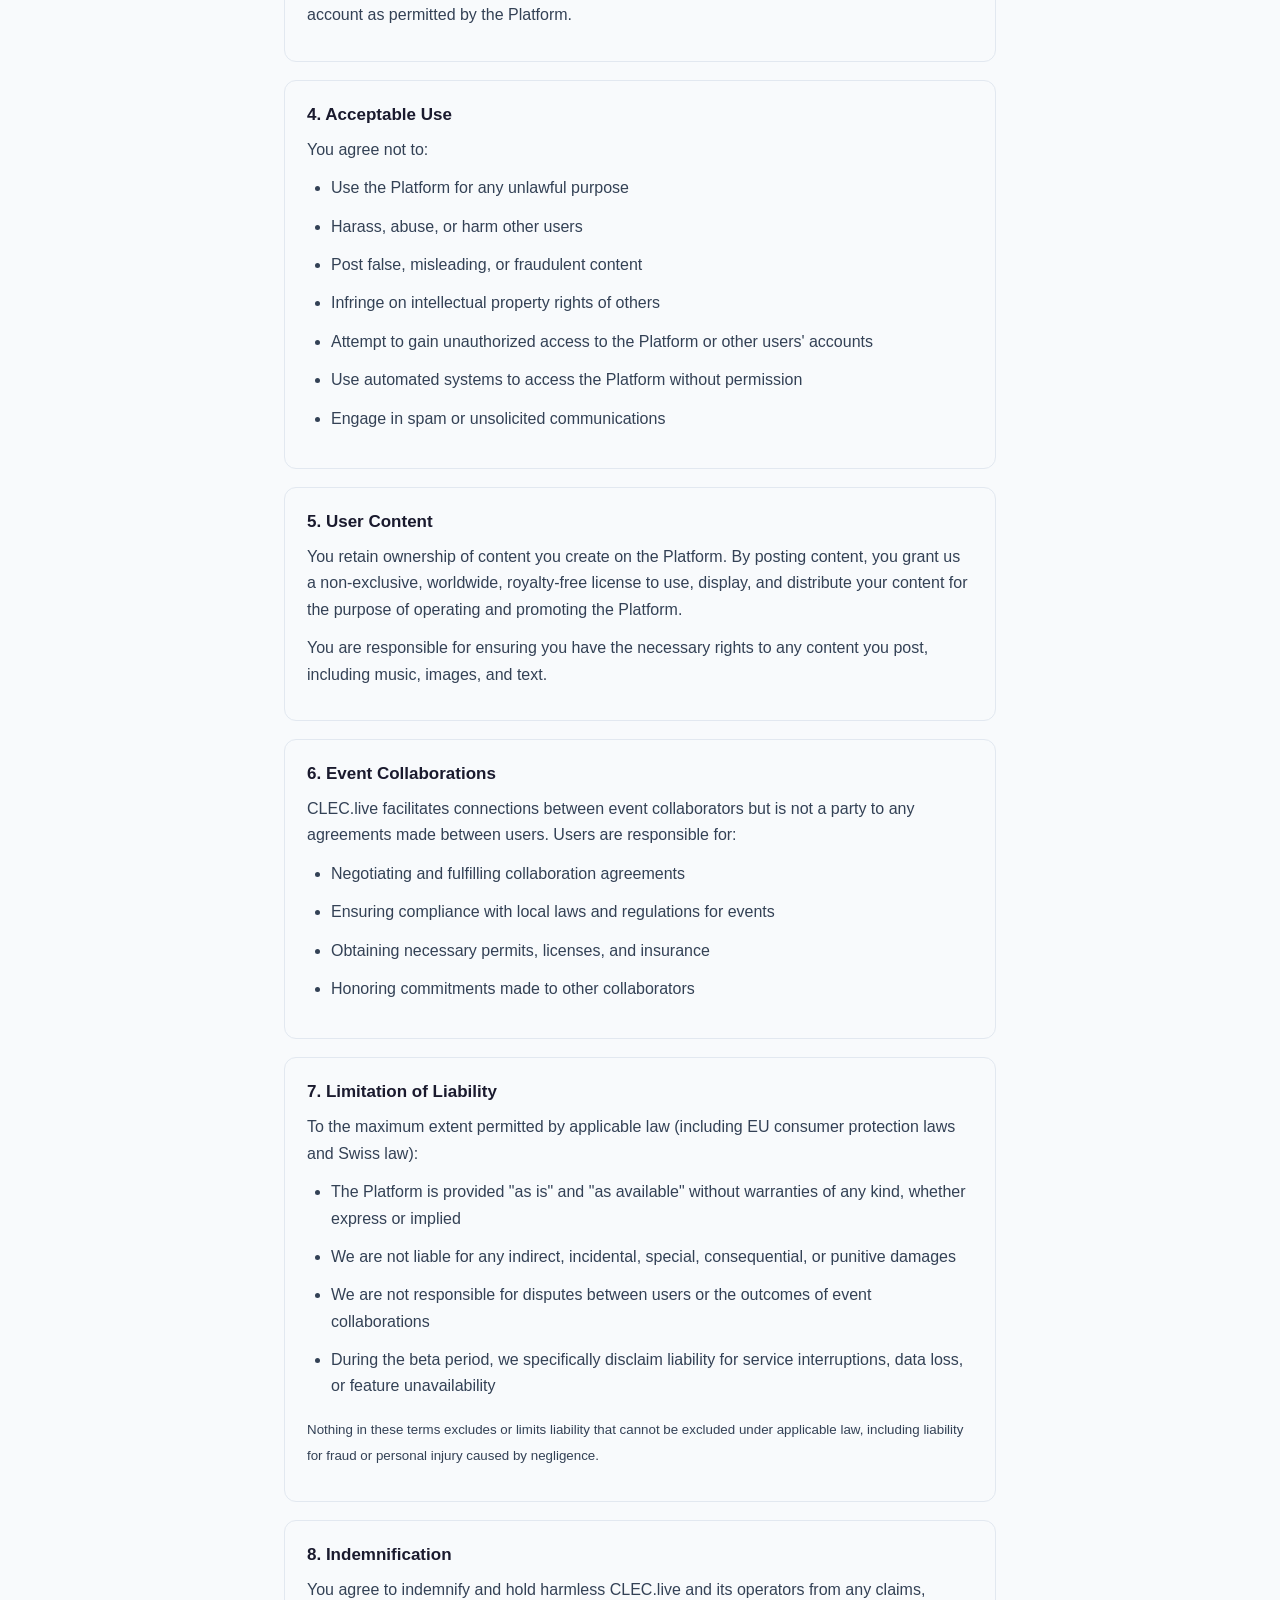
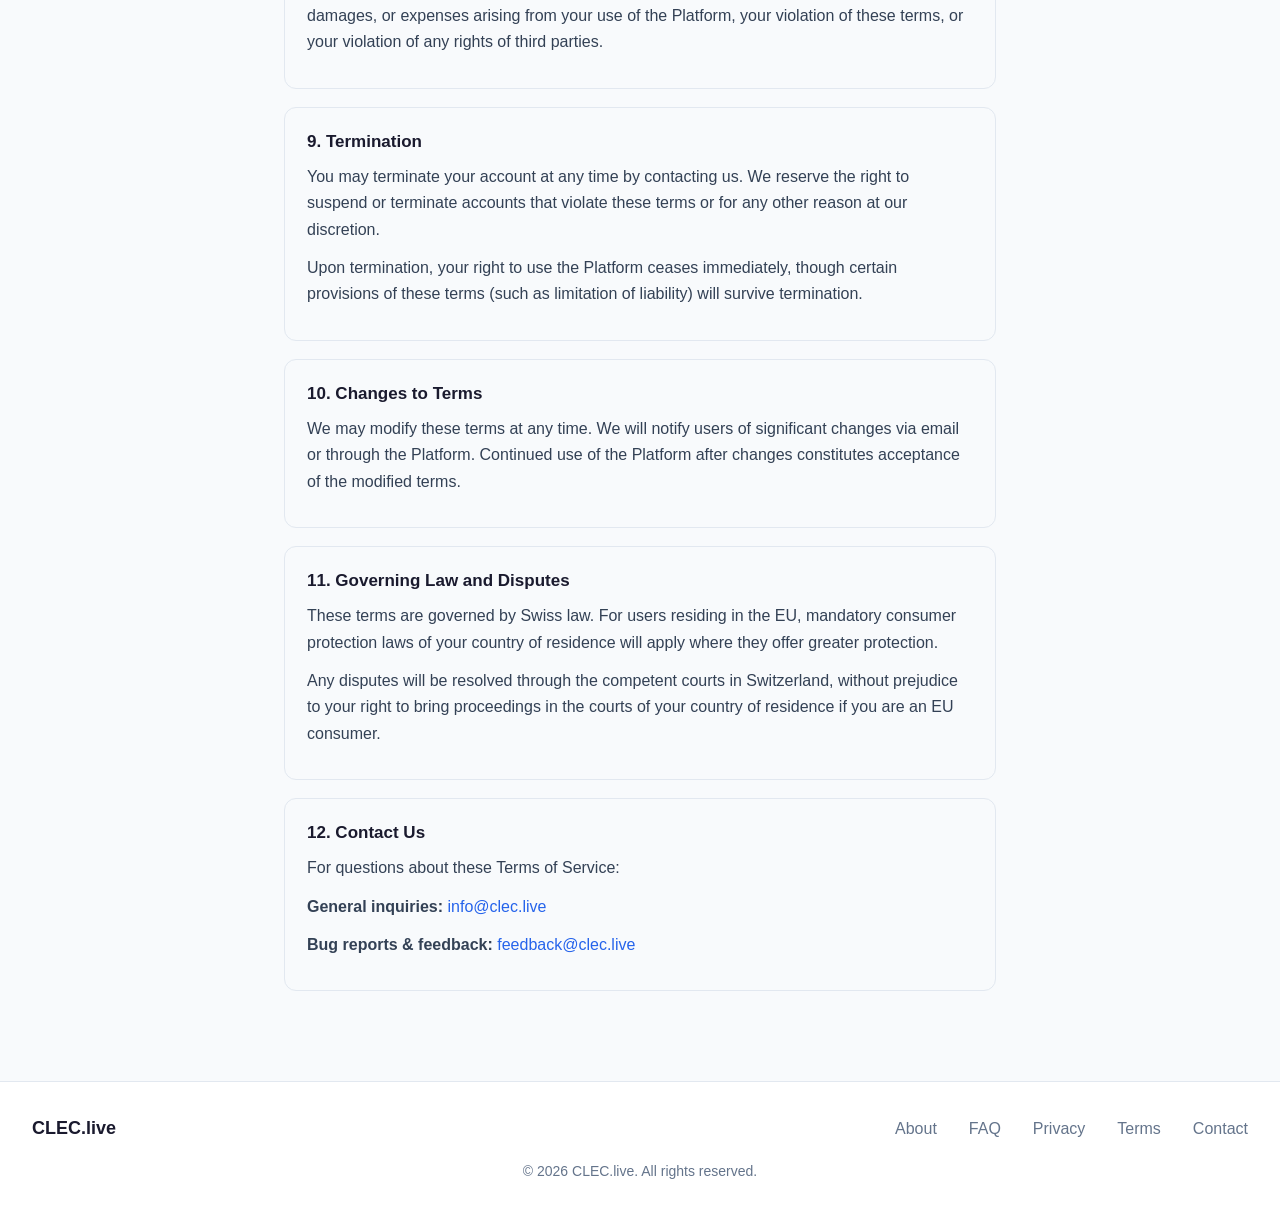
<file: terms/index.html>
<!DOCTYPE html>
<html lang="en">
<head>
  <meta charset="UTF-8">
  <meta name="viewport" content="width=device-width, initial-scale=1">
  <title>Terms of Service · CLEC.live</title>
  <meta name="description" content="Terms of Service">
  <link rel="icon" href="/favicon.png" type="image/png">
  <link rel="stylesheet" href="/style.css">
</head>
<body>
  <header class="site-header">
    <div class="inner">
      <a class="logo" href="/"><img src="/assets/clec-logo.png" alt="CLEC.live - Create Live Events Collaboratively"></a>
      <div class="header-right">
        <a class="btn-login" href="/login/">Login</a>
      </div>
    </div>
  </header>

  <main class="page">
    <h1>Terms of Service</h1>
    <p class="subtitle">Last updated: January 2026</p>

    <div class="notice">
      <div class="icon"><svg class="i-20 ic-amber" xmlns="http://www.w3.org/2000/svg" viewBox="0 0 24 24" fill="none" stroke="currentColor" stroke-width="2" stroke-linecap="round" stroke-linejoin="round" aria-hidden="true"><path d="M9.937 15.5A2 2 0 0 0 8.5 14.063l-6.135-1.582a.5.5 0 0 1 0-.962L8.5 9.936A2 2 0 0 0 9.937 8.5l1.582-6.135a.5.5 0 0 1 .963 0L14.063 8.5A2 2 0 0 0 15.5 9.937l6.135 1.581a.5.5 0 0 1 0 .964L15.5 14.063a2 2 0 0 0-1.437 1.437l-1.582 6.135a.5.5 0 0 1-.963 0z"/><path d="M20 3v4"/><path d="M22 5h-4"/><path d="M4 17v2"/><path d="M5 18H3"/></svg></div>
      <div>
        <h3>Beta Version Notice</h3>
        <p>CLEC.live is currently operating in beta for testing purposes. Feel free to use the platform free of charge during this period. As a beta service, slight bugs or disruptions may occur. We appreciate your patience and feedback. Please report any issues to <a href="mailto:feedback@clec.live">feedback@clec.live</a>.</p>
      </div>
    </div>

    <div class="card">
      <h3 class="hicon"><svg class="i-20 ic-primary" xmlns="http://www.w3.org/2000/svg" viewBox="0 0 24 24" fill="none" stroke="currentColor" stroke-width="2" stroke-linecap="round" stroke-linejoin="round" aria-hidden="true"><path d="M15 2H6a2 2 0 0 0-2 2v16a2 2 0 0 0 2 2h12a2 2 0 0 0 2-2V7Z"/><path d="M14 2v4a2 2 0 0 0 2 2h4"/><path d="M10 9H8"/><path d="M16 13H8"/><path d="M16 17H8"/></svg> Agreement to Terms</h3>
      <p>By accessing or using CLEC.live ("the Platform"), you agree to be bound by these Terms of Service. If you do not agree to these terms, please do not use the Platform.</p>
      <p>These terms are governed by and construed in accordance with the laws of Switzerland, with consideration for European Union regulations where applicable.</p>
    </div>

    <div class="card">
      <h3>1. Description of Service</h3>
      <p>CLEC.live is a platform that facilitates collaboration between event organizers, artists, venues, and contributors to create live events. We also enable audiences to discover and engage with these events.</p>
      <p>The Platform provides tools for event planning, collaboration management, and community building within the live events industry.</p>
    </div>

    <div class="card">
      <h3>2. Beta Service Disclaimer</h3>
      <p><strong>The Platform is currently in beta testing phase.</strong> By using the Platform, you acknowledge and agree that:</p>
      <ul>
        <li>Feel free to use the platform free of charge during the beta period</li>
        <li>The Platform may contain bugs, errors, or incomplete features</li>
        <li>Service interruptions may occur without prior notice</li>
        <li>Features may change, be modified, or removed at our discretion</li>
        <li>Data loss, while we work to prevent it, may occur</li>
      </ul>
      <p>We encourage users to report any bugs or provide feedback to help us improve the Platform at <a href="mailto:feedback@clec.live">feedback@clec.live</a>.</p>
    </div>

    <div class="card">
      <h3>3. User Accounts</h3>
      <p>To use certain features of the Platform, you must create an account. You agree to:</p>
      <ul>
        <li>Provide accurate and complete registration information</li>
        <li>Maintain the security of your account credentials</li>
        <li>Promptly notify us of any unauthorized use of your account</li>
        <li>Accept responsibility for all activities under your account</li>
      </ul>
      <p>You may create multiple profile types (Artist, Venue, Contributor, Audience) within a single account as permitted by the Platform.</p>
    </div>

    <div class="card">
      <h3>4. Acceptable Use</h3>
      <p>You agree not to:</p>
      <ul>
        <li>Use the Platform for any unlawful purpose</li>
        <li>Harass, abuse, or harm other users</li>
        <li>Post false, misleading, or fraudulent content</li>
        <li>Infringe on intellectual property rights of others</li>
        <li>Attempt to gain unauthorized access to the Platform or other users' accounts</li>
        <li>Use automated systems to access the Platform without permission</li>
        <li>Engage in spam or unsolicited communications</li>
      </ul>
    </div>

    <div class="card">
      <h3>5. User Content</h3>
      <p>You retain ownership of content you create on the Platform. By posting content, you grant us a non-exclusive, worldwide, royalty-free license to use, display, and distribute your content for the purpose of operating and promoting the Platform.</p>
      <p>You are responsible for ensuring you have the necessary rights to any content you post, including music, images, and text.</p>
    </div>

    <div class="card">
      <h3>6. Event Collaborations</h3>
      <p>CLEC.live facilitates connections between event collaborators but is not a party to any agreements made between users. Users are responsible for:</p>
      <ul>
        <li>Negotiating and fulfilling collaboration agreements</li>
        <li>Ensuring compliance with local laws and regulations for events</li>
        <li>Obtaining necessary permits, licenses, and insurance</li>
        <li>Honoring commitments made to other collaborators</li>
      </ul>
    </div>

    <div class="card">
      <h3>7. Limitation of Liability</h3>
      <p>To the maximum extent permitted by applicable law (including EU consumer protection laws and Swiss law):</p>
      <ul>
        <li>The Platform is provided "as is" and "as available" without warranties of any kind, whether express or implied</li>
        <li>We are not liable for any indirect, incidental, special, consequential, or punitive damages</li>
        <li>We are not responsible for disputes between users or the outcomes of event collaborations</li>
        <li>During the beta period, we specifically disclaim liability for service interruptions, data loss, or feature unavailability</li>
      </ul>
      <p><small>Nothing in these terms excludes or limits liability that cannot be excluded under applicable law, including liability for fraud or personal injury caused by negligence.</small></p>
    </div>

    <div class="card">
      <h3>8. Indemnification</h3>
      <p>You agree to indemnify and hold harmless CLEC.live and its operators from any claims, damages, or expenses arising from your use of the Platform, your violation of these terms, or your violation of any rights of third parties.</p>
    </div>

    <div class="card">
      <h3>9. Termination</h3>
      <p>You may terminate your account at any time by contacting us. We reserve the right to suspend or terminate accounts that violate these terms or for any other reason at our discretion.</p>
      <p>Upon termination, your right to use the Platform ceases immediately, though certain provisions of these terms (such as limitation of liability) will survive termination.</p>
    </div>

    <div class="card">
      <h3>10. Changes to Terms</h3>
      <p>We may modify these terms at any time. We will notify users of significant changes via email or through the Platform. Continued use of the Platform after changes constitutes acceptance of the modified terms.</p>
    </div>

    <div class="card">
      <h3>11. Governing Law and Disputes</h3>
      <p>These terms are governed by Swiss law. For users residing in the EU, mandatory consumer protection laws of your country of residence will apply where they offer greater protection.</p>
      <p>Any disputes will be resolved through the competent courts in Switzerland, without prejudice to your right to bring proceedings in the courts of your country of residence if you are an EU consumer.</p>
    </div>

    <div class="card">
      <h3>12. Contact Us</h3>
      <p>For questions about these Terms of Service:</p>
      <p><strong>General inquiries:</strong> <a href="mailto:info@clec.live">info@clec.live</a></p>
      <p><strong>Bug reports &amp; feedback:</strong> <a href="mailto:feedback@clec.live">feedback@clec.live</a></p>
    </div>
  </main>

  <footer class="site-footer">
    <div class="inner">
      <div class="foot-row">
        <div class="foot-brand">CLEC.live</div>
        <div class="foot-links">
        <a href="/about/">About</a>
        <a href="/faq/">FAQ</a>
        <a href="/privacy/">Privacy</a>
        <a href="/terms/">Terms</a>
        <a href="/contact/">Contact</a>
        </div>
      </div>
      <div class="foot-copy">© 2026 CLEC.live. All rights reserved.</div>
    </div>
  </footer>
</body>
</html>
</file>
<file: style.css>
/* CLEC.live — dormant static site. Hand-editable by design. */
:root {
  --violet: #7c3aed;
  --blue: #2563eb;
  --ink: #1a1a2e;
  --muted: #64748b;
  --border: #e2e8f0;
  --amber-bg: #fef3c7;
  --amber-ink: #92400e;
}
* { margin: 0; padding: 0; box-sizing: border-box; }
body {
  font-family: -apple-system, BlinkMacSystemFont, "Segoe UI", Roboto, "Helvetica Neue", Arial, sans-serif;
  color: var(--ink);
  line-height: 1.65;
  background: #f8fafc; /* app: bg-slate-50 */
}
a { color: var(--blue); text-decoration: none; }
a:hover { text-decoration: underline; }

/* header — replica of Layout.tsx guest view */
.site-header { background: #fff; border-bottom: 1px solid var(--border); }
.site-header .inner {
  max-width: 1400px; margin: 0 auto; padding: 16px 32px;
  display: flex; align-items: center; justify-content: space-between;
}
.site-header .logo img { height: 32px; width: auto; display: block; }
.header-right { display: flex; align-items: center; gap: 16px; }
.locale {
  display: inline-flex; align-items: center; gap: 8px;
  height: 36px; padding: 0 12px; border-radius: 6px;
  font-size: 14px; font-weight: 500; color: var(--ink);
}
.locale:hover { background: #f1f5f9; text-decoration: none; }
.locale svg.i-globe { width: 16px; height: 16px; }
@media (max-width: 639px) { .locale .flag { display: none; } }
@media (max-width: 767px) { .locale .label { display: none; } }
.btn-login {
  display: inline-flex; align-items: center; height: 40px; padding: 0 16px;
  border-radius: 6px; background: hsl(222.2 47.4% 11.2%); color: #fff;
  font-size: 14px; font-weight: 500;
}
.btn-login:hover { background: hsl(222.2 47.4% 20%); text-decoration: none; }

/* hero (the letter) */
.hero {
  background: linear-gradient(135deg, #7c3aed 0%, #3b82f6 40%, #2563eb 100%);
  color: #fff; padding: 112px 24px; text-align: center; /* app: lg:py-28 */
  position: relative;
}
.hero::before { /* app: subtle dot grid overlay, opacity 4% */
  content: ""; position: absolute; inset: 0; opacity: 0.04; pointer-events: none;
  background-image: radial-gradient(circle at 1px 1px, #fff 1px, transparent 0);
  background-size: 32px 32px;
}
.hero > * { position: relative; }
.hero .logo-card {
  display: inline-block; background: #fff; border-radius: 14px;
  padding: 20px; box-shadow: 0 8px 24px rgba(0,0,0,0.12); margin-bottom: 48px; /* app: mb-12 */
}
.hero .logo-card img { max-width: 260px; height: auto; display: block; }
.hero .eyebrow {
  font-size: 12px; letter-spacing: 0.22em; text-transform: uppercase;
  color: rgba(255,255,255,0.55); margin-bottom: 16px;
}
.hero h1 { font-size: clamp(30px, 5vw, 46px); line-height: 1.15; letter-spacing: -0.01em; margin-bottom: 32px; }
.hero .letter { max-width: 576px; margin: 0 auto; text-align: left; } /* app: max-w-xl */
.hero .letter p { color: rgba(255,255,255,0.82); font-size: 18px; margin-bottom: 20px; } /* app: sm:text-lg, space-y-5 */
.hero .letter p.close { color: #fff; font-weight: 600; }

/* what we built — faithful to the app: lucide icons, 56px circles, connector line */
.built { background: #fff; padding: 64px 24px; }
.built .steps, .built h2 { max-width: 900px; margin-left: auto; margin-right: auto; }
.built h2 { margin-bottom: 48px; }
.built h2 { text-align: center; font-size: 28px; margin-bottom: 48px; }
.steps { display: grid; grid-template-columns: repeat(3, 1fr); position: relative; }
.steps::before {
  content: ""; position: absolute; top: 28px; left: 16.67%; right: 16.67%;
  height: 1px; background: rgba(59,130,246,0.2);
}
.step { text-align: center; padding: 0 24px; position: relative; }
.step .dot {
  width: 56px; height: 56px; border-radius: 50%; margin: 0 auto 20px;
  background: #eff6ff; border: 2px solid rgba(59,130,246,0.2);
  display: flex; align-items: center; justify-content: center;
  position: relative; z-index: 1;
}
.step .dot svg { width: 24px; height: 24px; color: #3b82f6; }
.step h3 { font-size: 17px; margin-bottom: 8px; }
.step p { font-size: 14px; color: var(--muted); }
@media (max-width: 720px) {
  .steps { grid-template-columns: 1fr; gap: 40px; }
  .steps::before { display: none; }
}

/* content pages */
.page { max-width: 760px; margin: 0 auto; padding: 48px 24px 72px; }
.page h1 { font-size: 34px; margin-bottom: 6px; letter-spacing: -0.01em; }
.page .subtitle { color: var(--muted); margin-bottom: 34px; }
.page h2 { font-size: 22px; margin: 36px 0 12px; }
.page h3 { font-size: 17px; margin: 22px 0 8px; }
.page p, .page li { color: #334155; margin-bottom: 12px; }
.page ul, .page ol { padding-left: 24px; margin-bottom: 16px; }
.notice {
  display: flex; gap: 14px; background: var(--amber-bg); border-radius: 12px;
  padding: 18px 20px; margin-bottom: 36px;
}
.notice .icon svg { width: 20px; height: 20px; color: #d97706; display: block; margin-top: 2px; }
.notice h3 { color: var(--amber-ink); margin: 0 0 6px; }
.notice p { color: var(--amber-ink); margin: 0; font-size: 15px; }
.card {
  border: 1px solid var(--border); border-radius: 12px;
  padding: 20px 22px; margin-bottom: 18px;
}
.card h3 { margin-top: 0; }
.center { text-align: center; }

/* sleeping login / 404 */
.sleep { max-width: 560px; margin: 0 auto; padding: 96px 24px; text-align: center; }
.sleep .moon svg { width: 44px; height: 44px; color: var(--muted); }
.sleep .moon { margin-bottom: 18px; }
.sleep h1 { font-size: 30px; margin-bottom: 16px; }
.sleep p { color: var(--muted); margin-bottom: 14px; }

/* footer — replica of Layout.tsx footer */
.site-footer { background: #fff; border-top: 1px solid var(--border); }
.site-footer .inner { max-width: 1400px; margin: 0 auto; padding: 32px; }
.foot-row { display: flex; flex-direction: column; align-items: center; justify-content: space-between; gap: 16px; }
@media (min-width: 768px) { .foot-row { flex-direction: row; } }
.foot-brand { font-size: 18px; font-weight: 700; }
.foot-links { display: flex; flex-wrap: wrap; gap: 32px; justify-content: center; }
.foot-links a { color: var(--muted); }
.foot-links a:hover { color: var(--ink); text-decoration: none; }
.foot-copy { margin-top: 16px; text-align: center; font-size: 14px; color: var(--muted); }

/* lucide inline icons */
.hicon { display: inline-flex; align-items: center; gap: 10px; }
.hicon svg { flex: none; }
.i-24 svg, svg.i-24 { width: 24px; height: 24px; }
.i-20 svg, svg.i-20 { width: 20px; height: 20px; }
.i-16 svg, svg.i-16 { width: 16px; height: 16px; }
.i-48 svg, svg.i-48 { width: 48px; height: 48px; }
.ic-primary { color: hsl(222.2 47.4% 11.2%); }
.ic-amber { color: #d97706; }
.a-icon { display: inline-flex; align-items: center; gap: 8px; }
.a-icon svg { flex: none; }
.center-icon { display: flex; justify-content: center; margin-bottom: 16px; }
</file>
